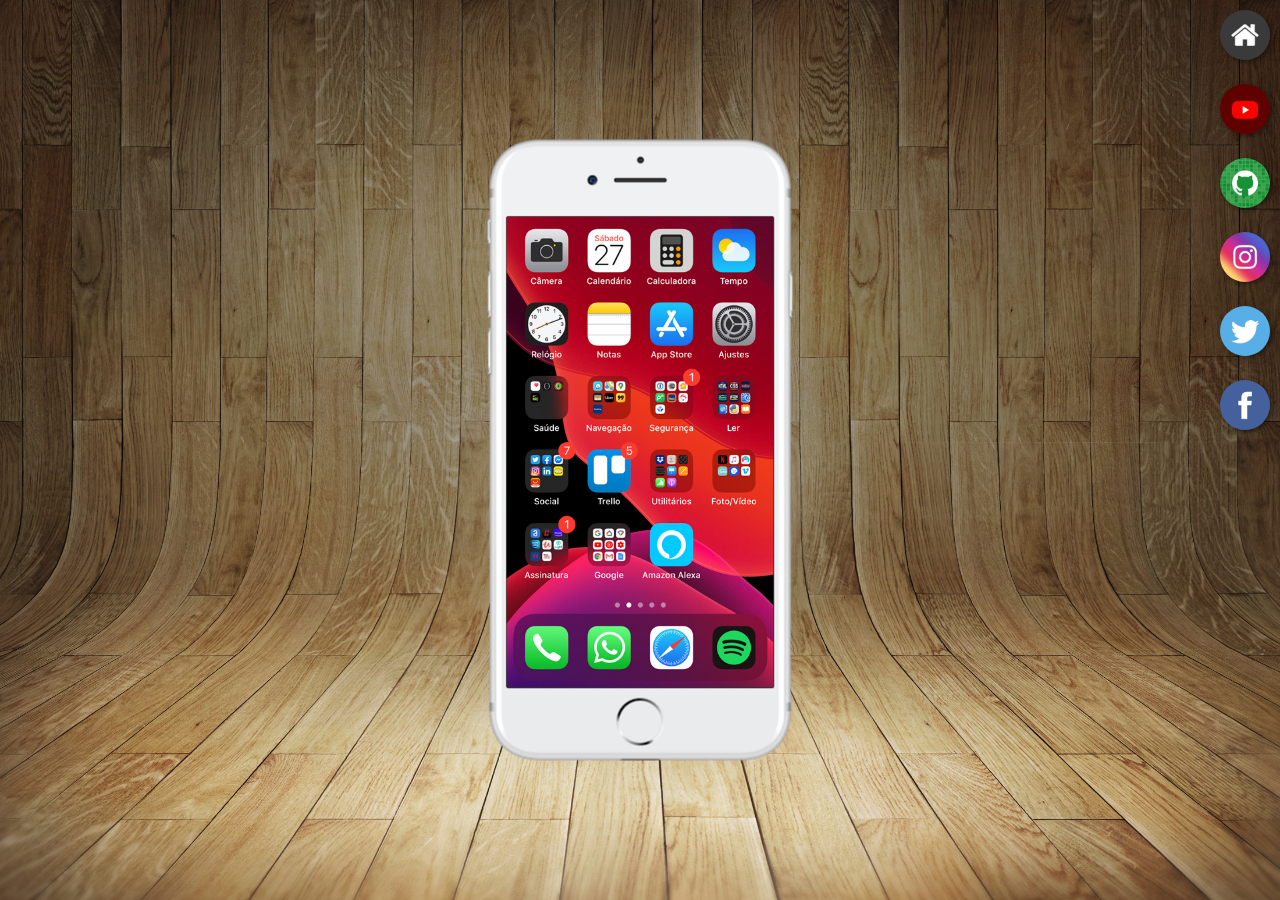
<file: index.html>
<!DOCTYPE html>
<html lang="pt-br">
<head>
    <meta charset="UTF-8">
    <meta http-equiv="X-UA-Compatible" content="IE=edge">
    <meta name="viewport" content="width=device-width, initial-scale=1.0">
    <link rel="shortcut icon" href="favicon.ico" type="image/x-icon">
    <link rel="stylesheet" href="estilos/style.css">
    <title>Projeto Redes Sociais</title>
</head>
<body>
    <main>
        <section id="telefone">
            <iframe src="home.html" frameborder="0" name="tela" id="tela"></iframe>

        </section>
        <section id="redes-sociais">
            <a href="home.html" target="tela"><img src="imagens/logo-home.jpg" alt="home"></a> <br>
            <a href="youtube.html" target="tela"><img src="imagens/logo-youtube.jpg" alt="youtube"></a><br>
            <a href="github.html" target="tela"><img src="imagens/logo-github.jpg" alt="Github"></a><br>
            <a href="instagram.html" target="tela"><img src="imagens/logo-instagram.jpg" alt="instagram"></a><br>
            <a href="twitter.html" target="tela"><img src="imagens/logo-twitter.jpg" alt="twitter"></a><br>
            <a href="facebook.html" target="tela"><img src="imagens/logo-facebook.jpg" alt="facebook"></a><br>
        </section>
    </main>
    
</body>
</html>
</file>
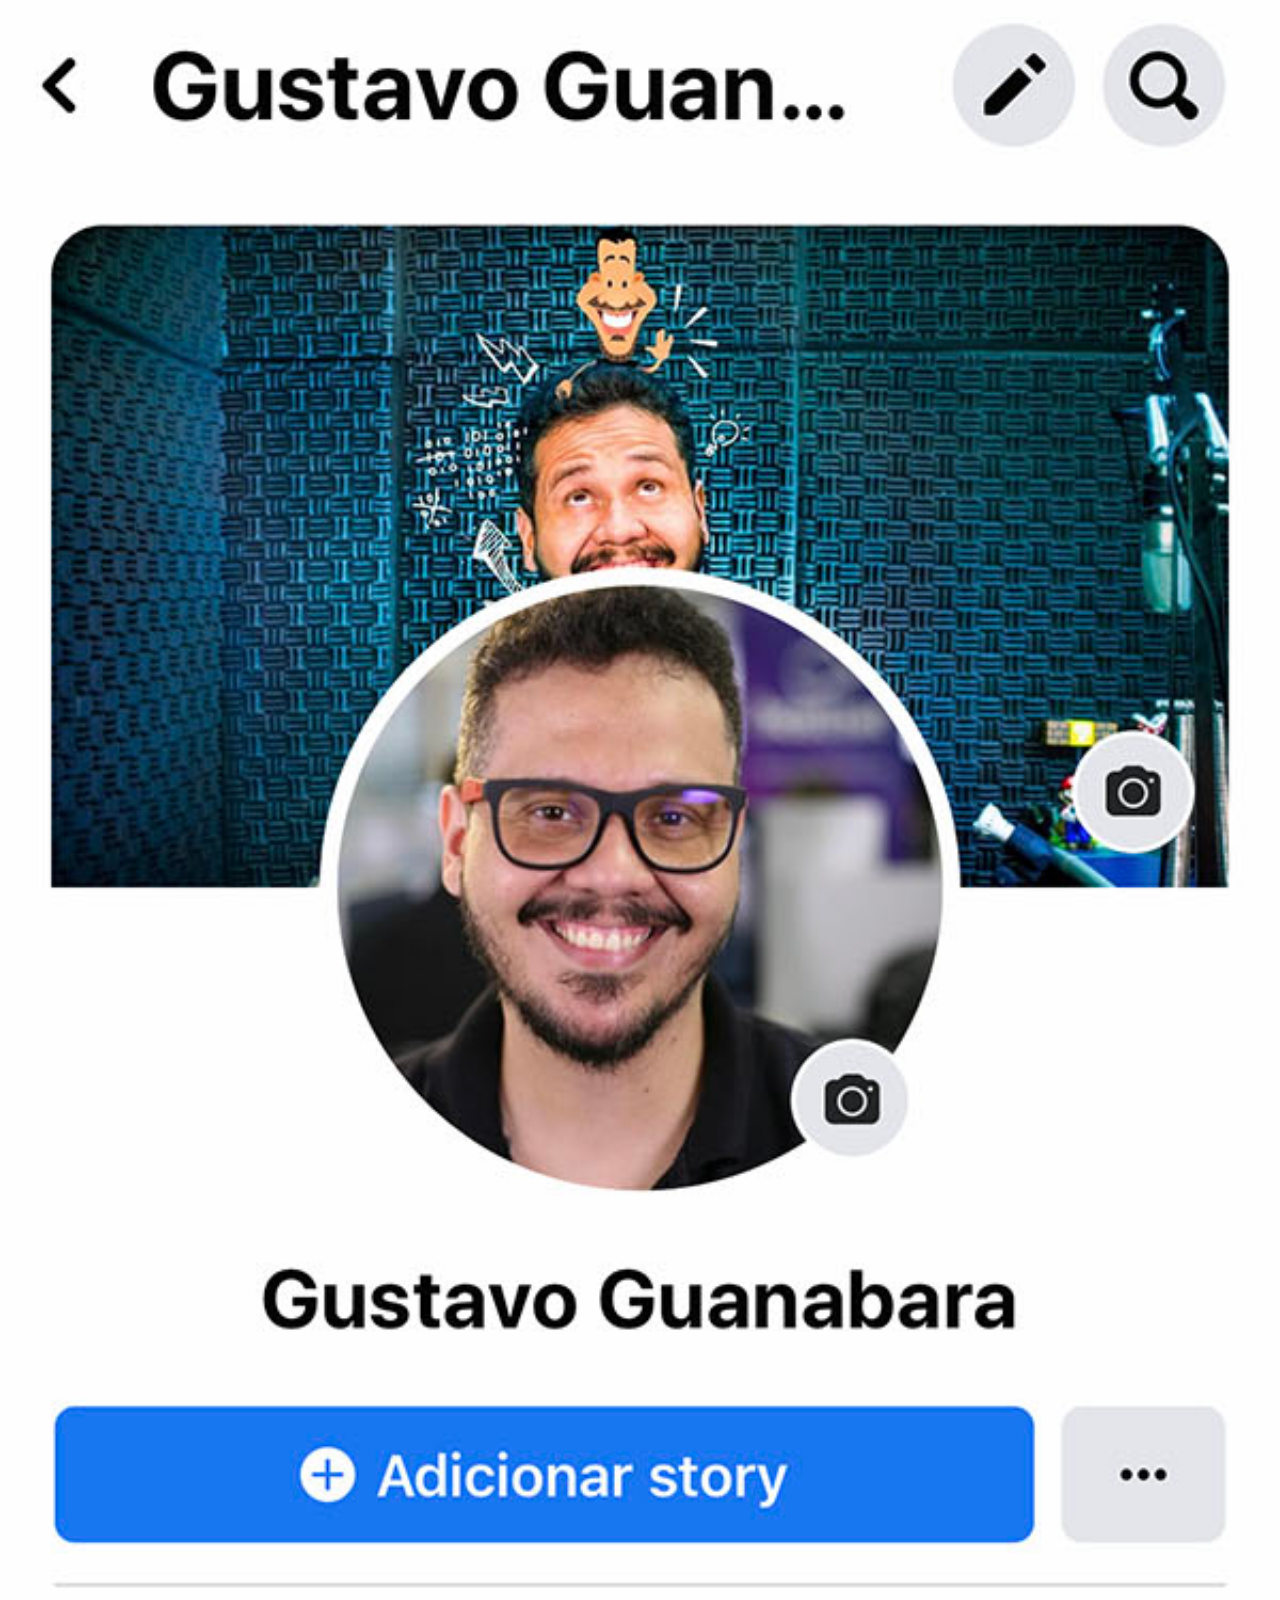
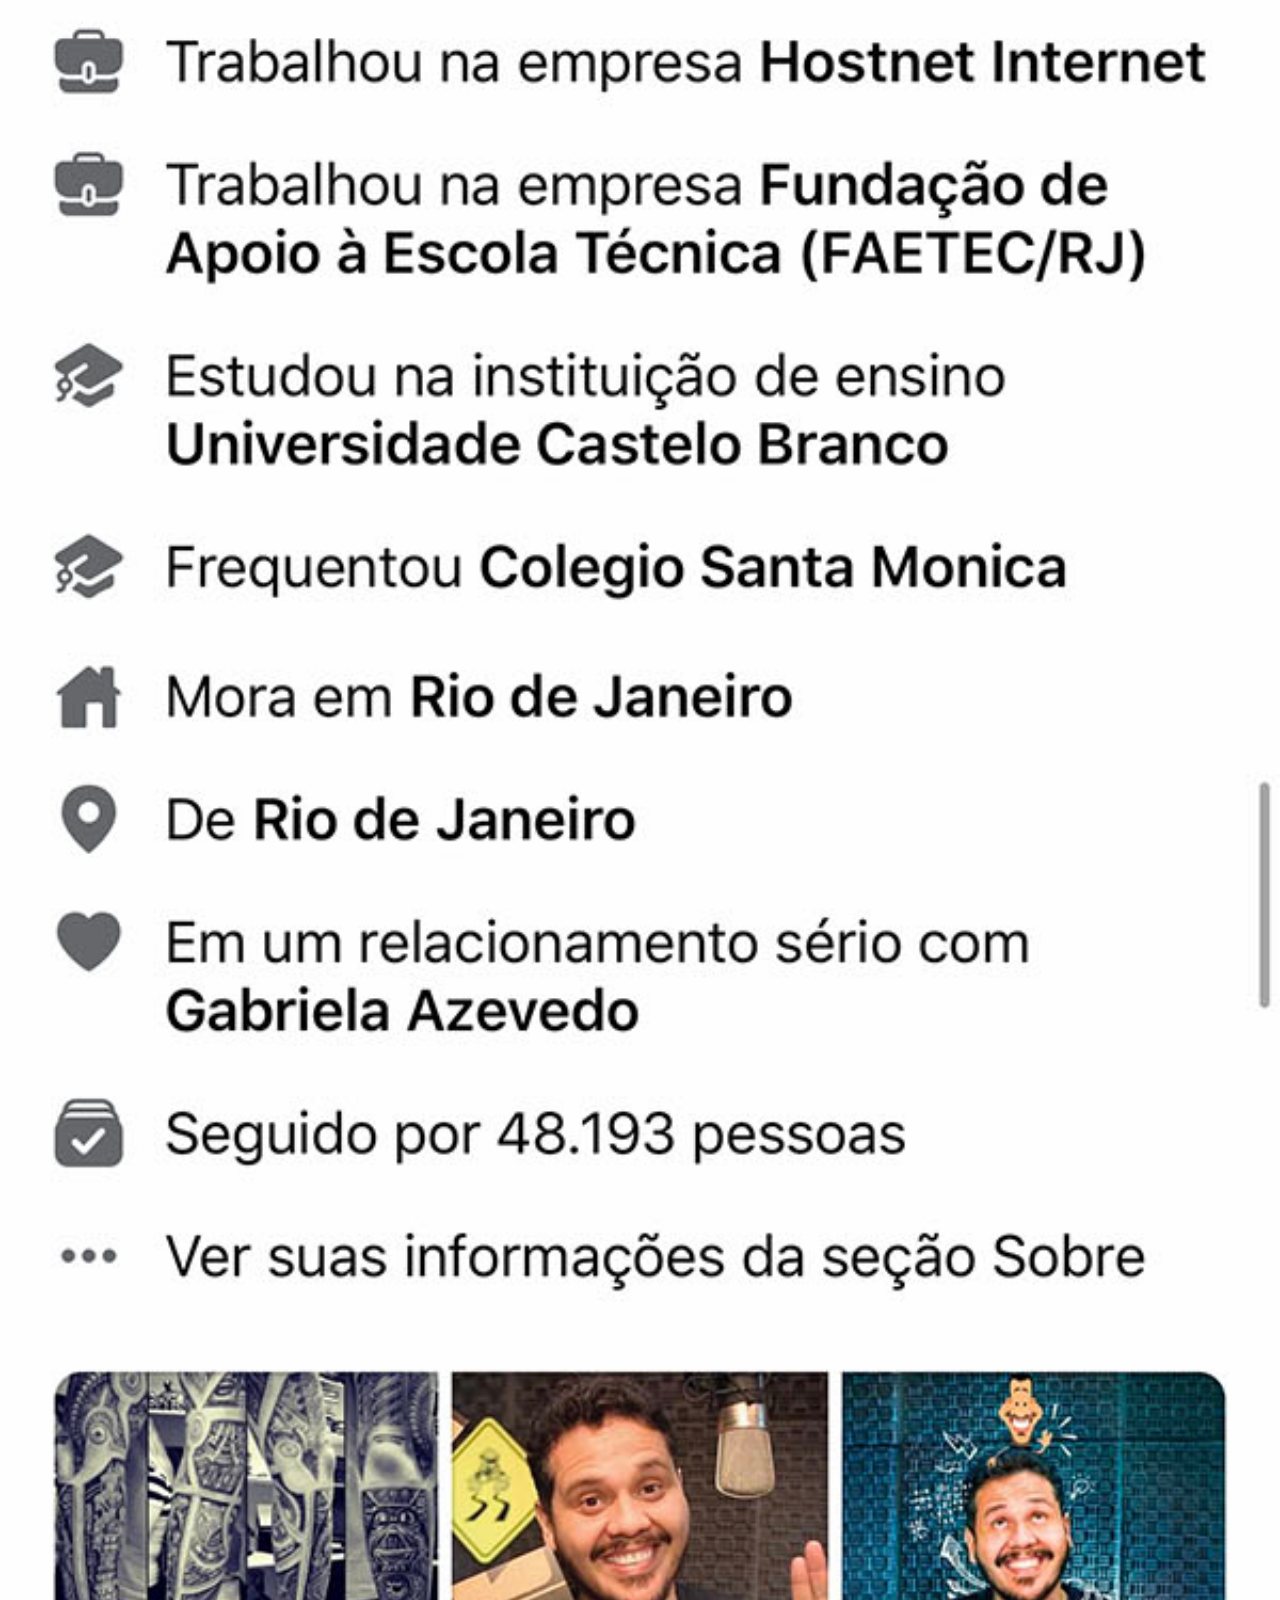
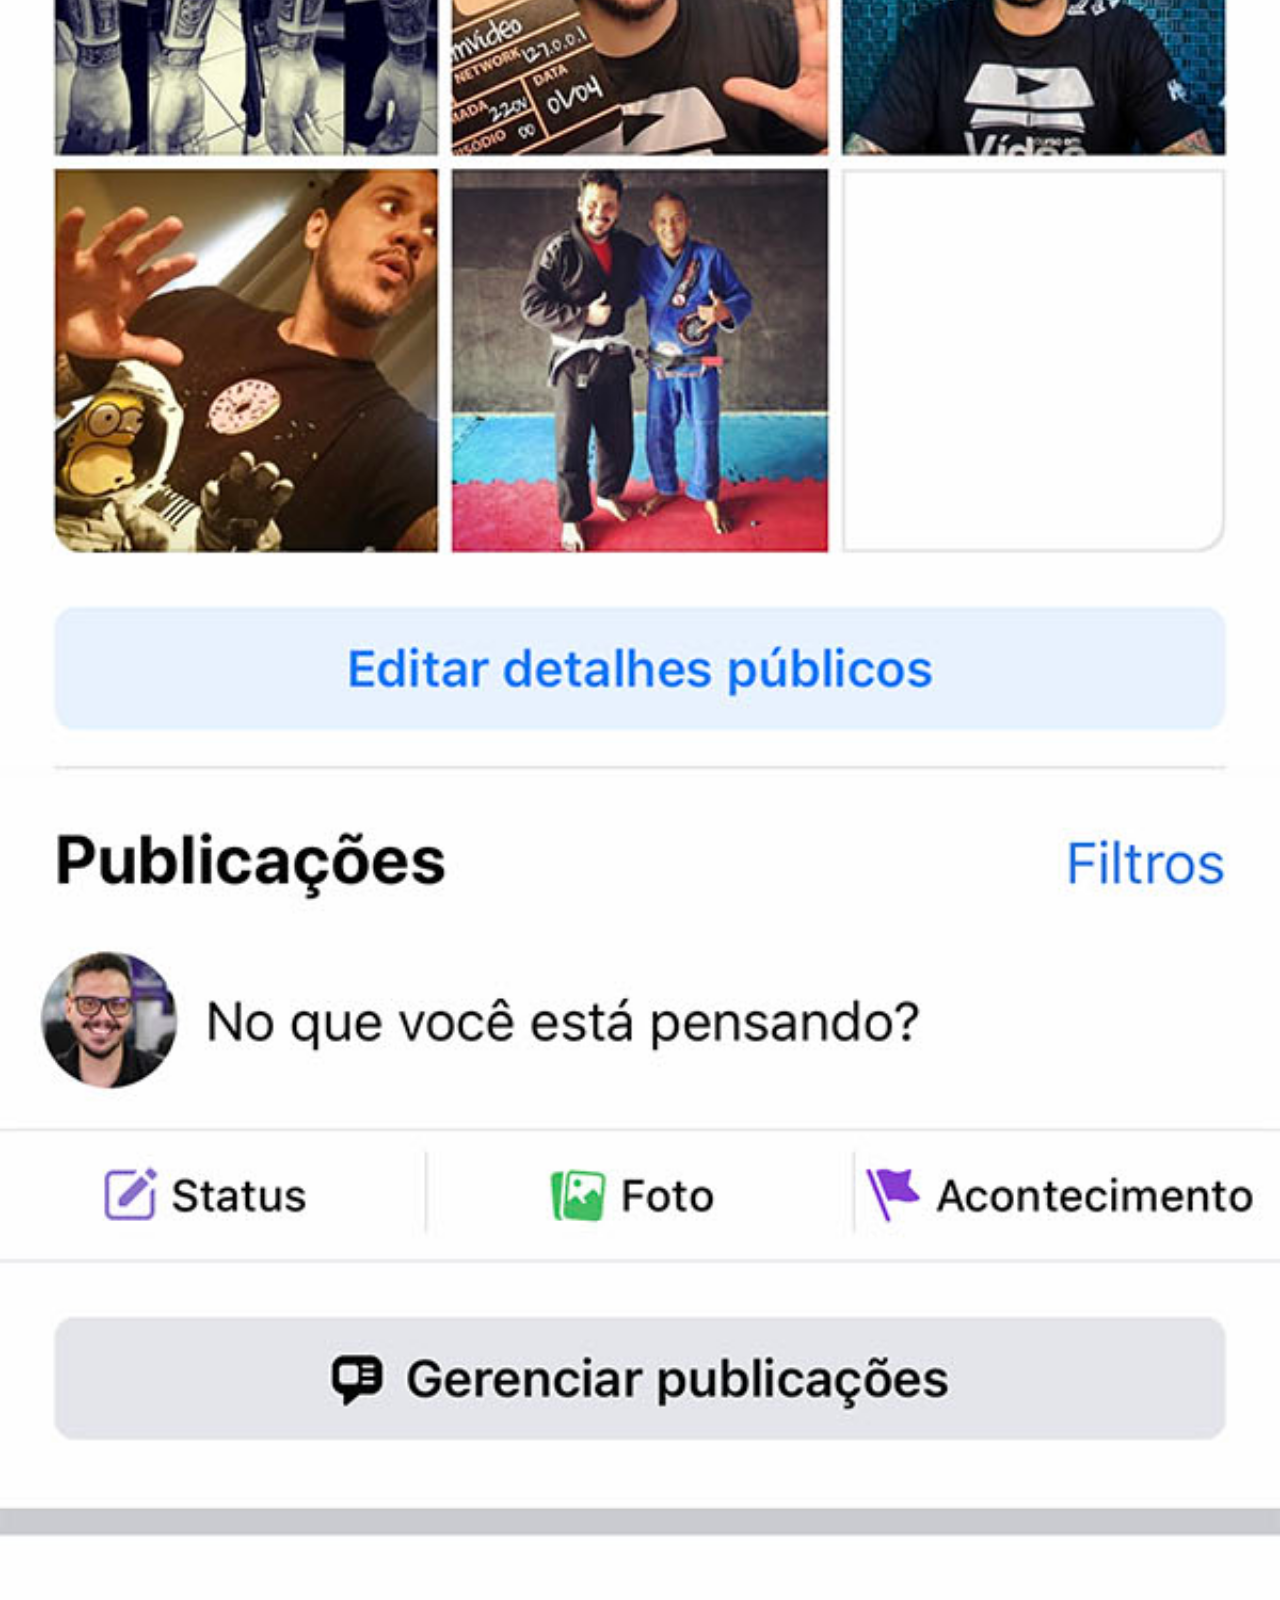
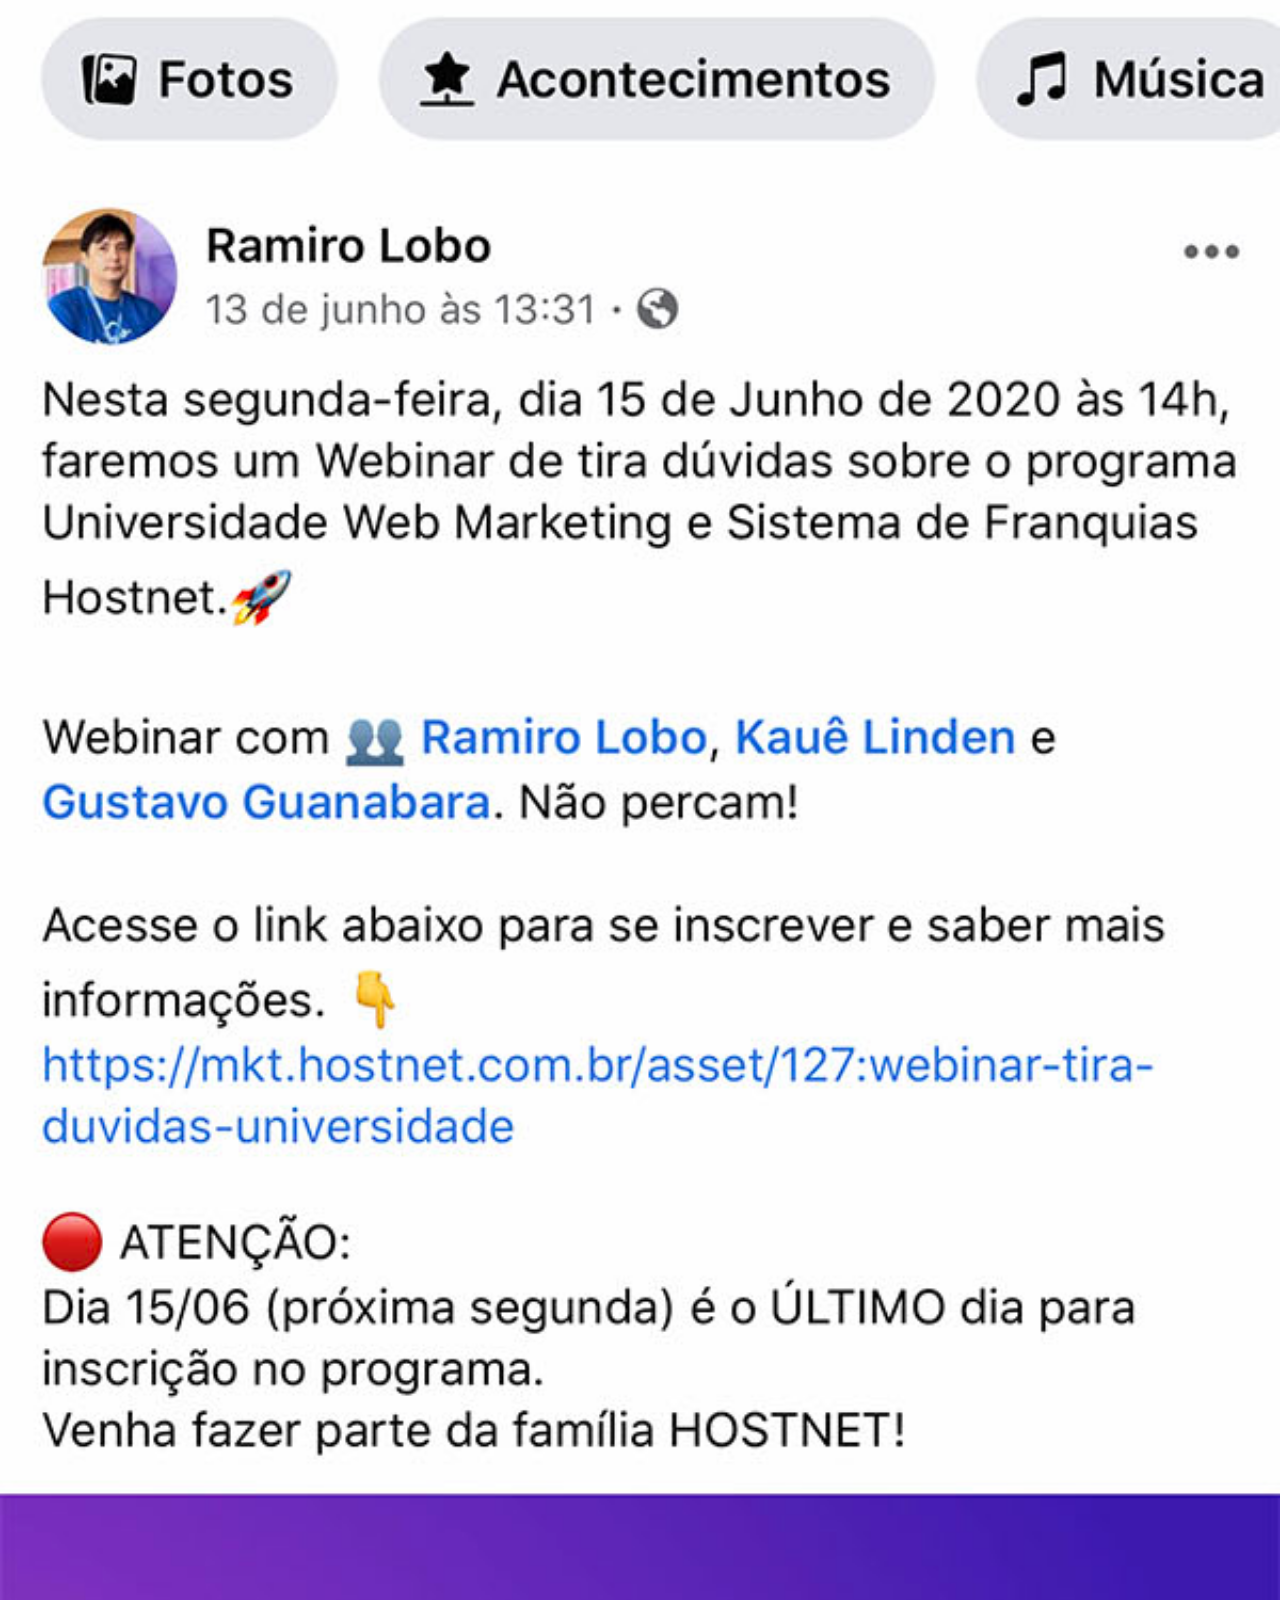
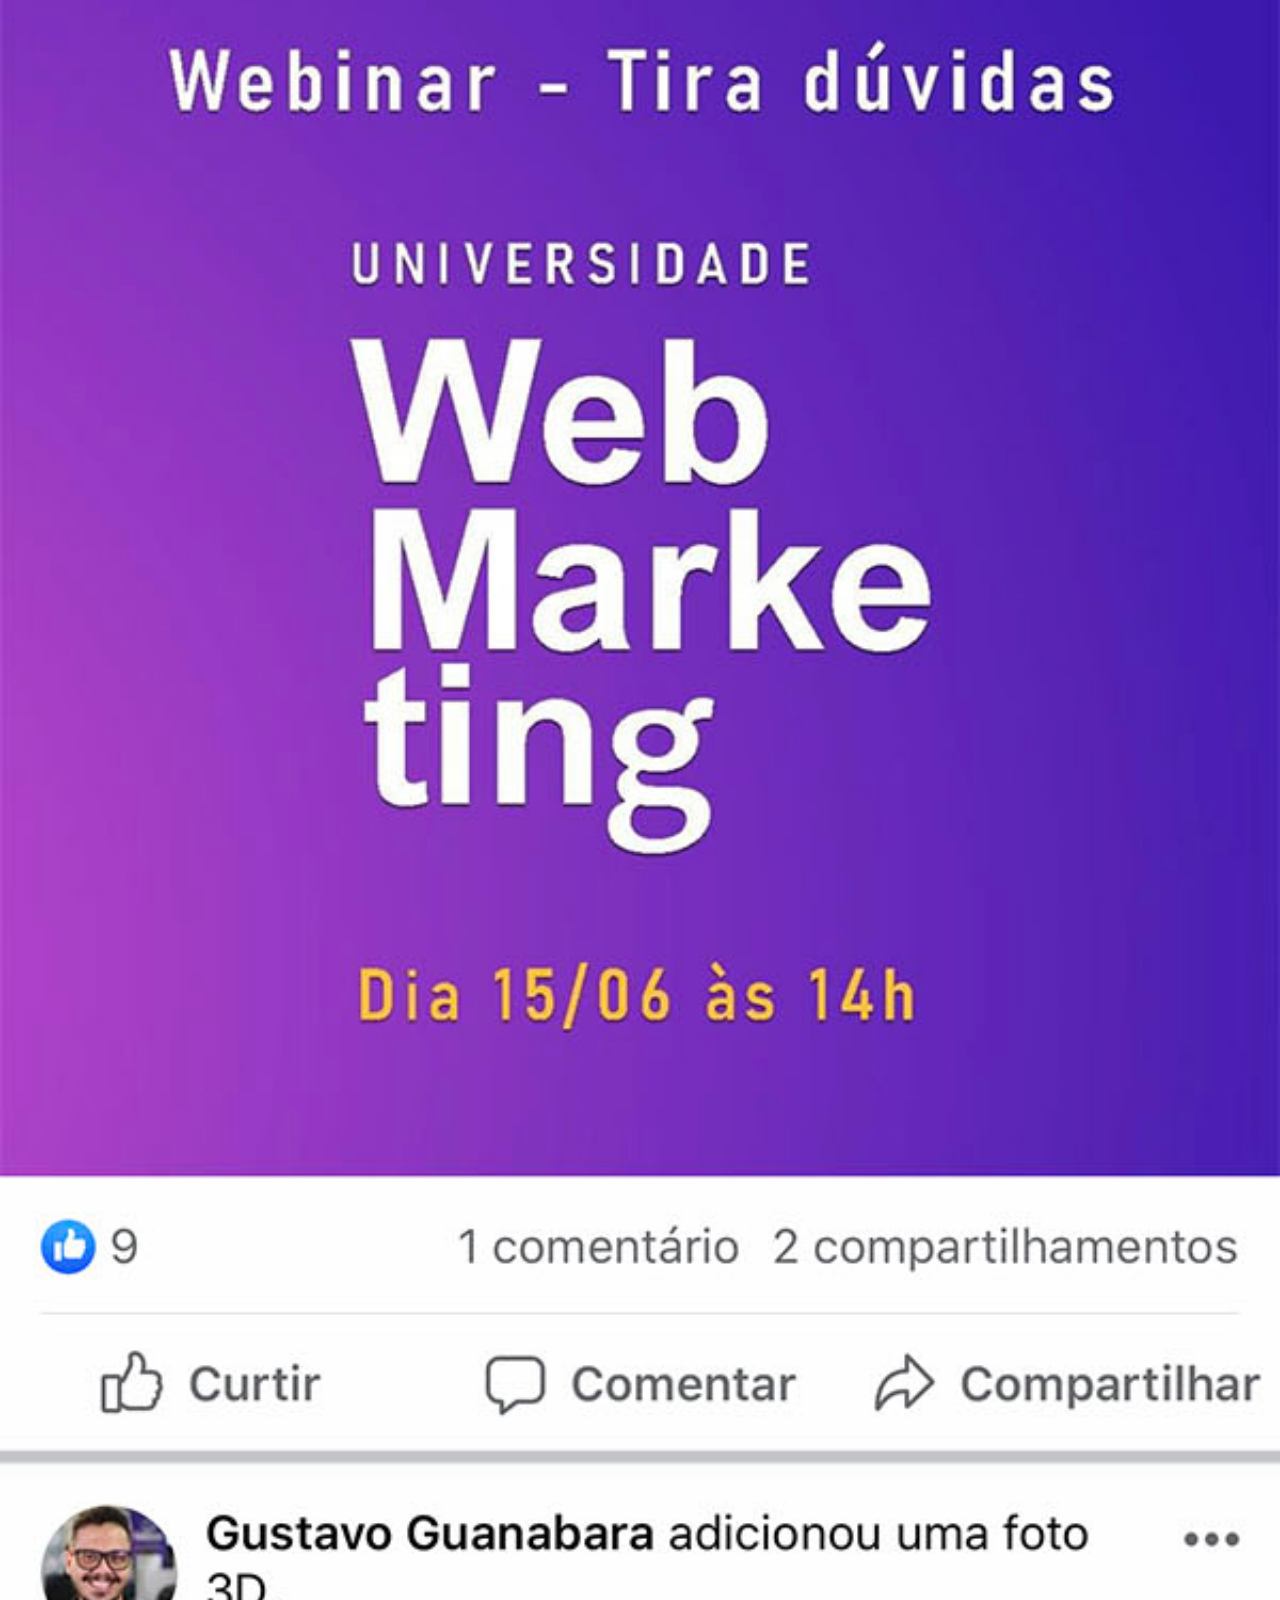
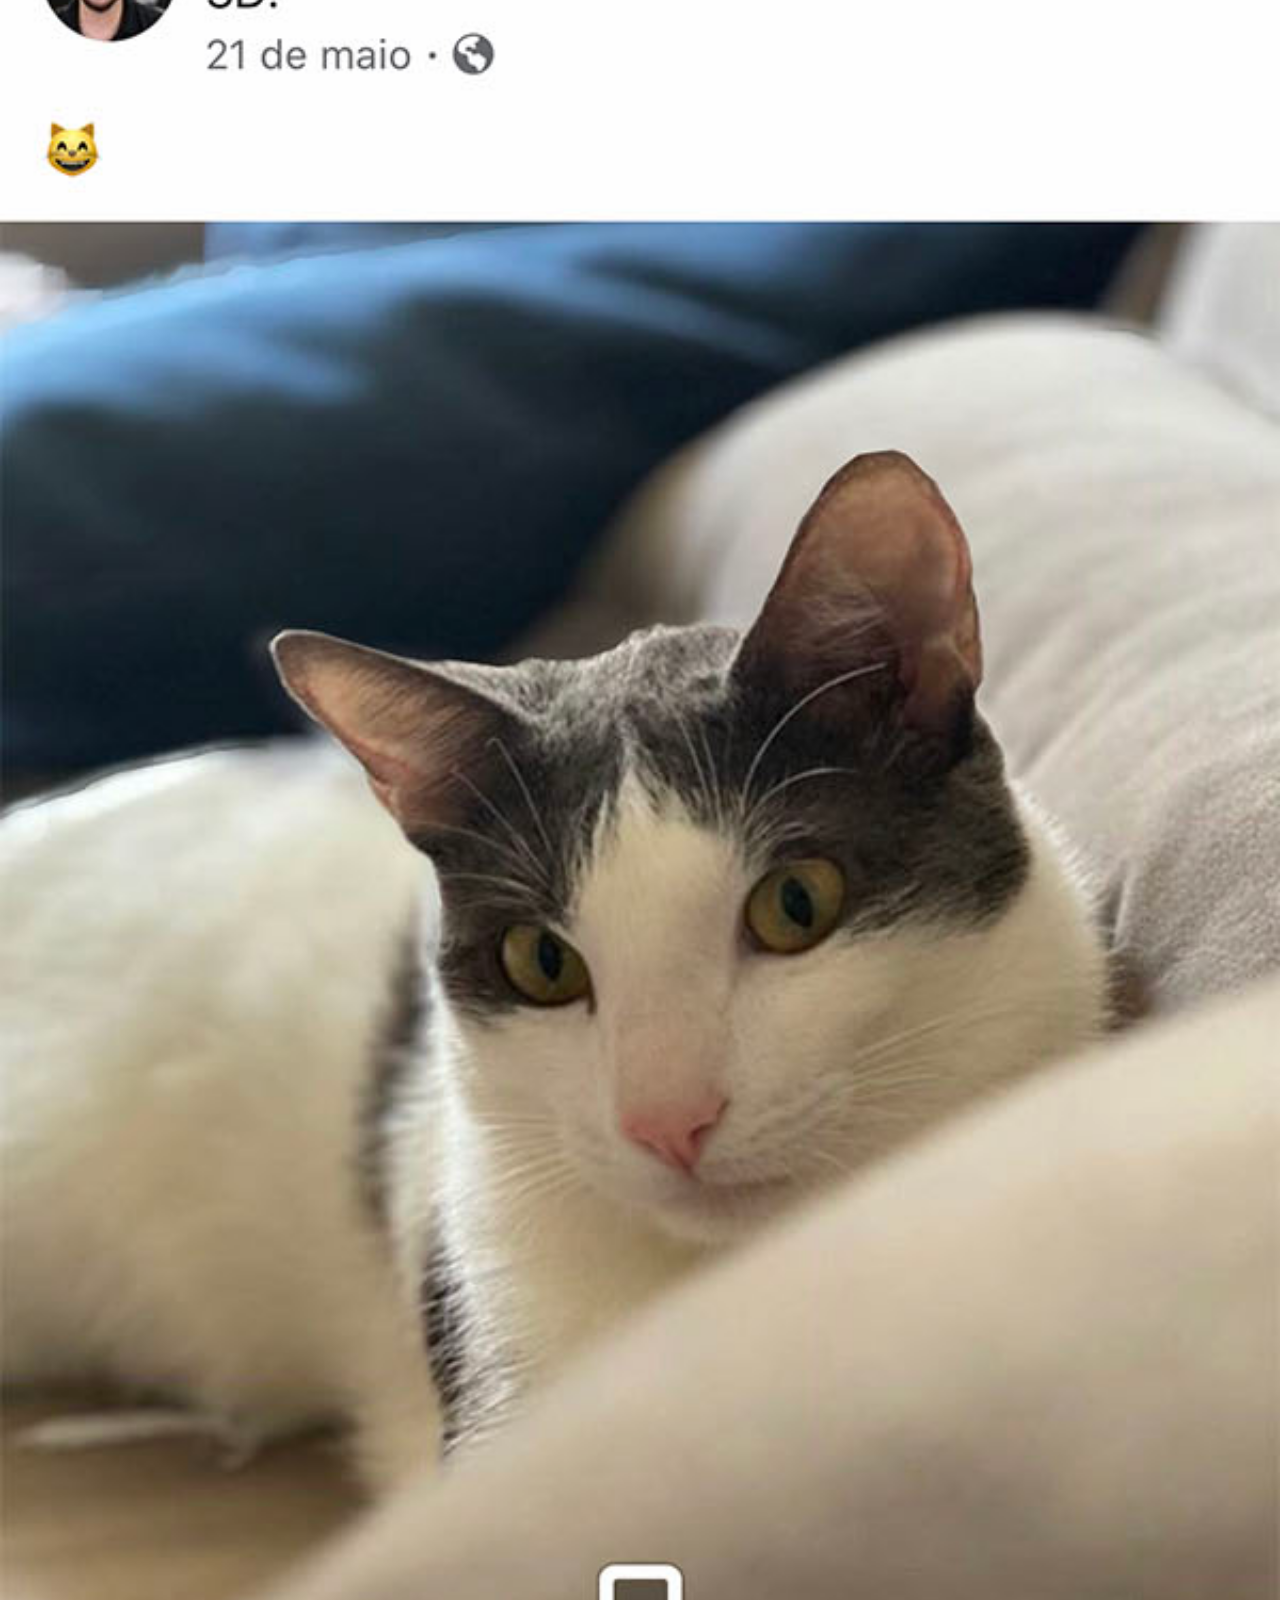
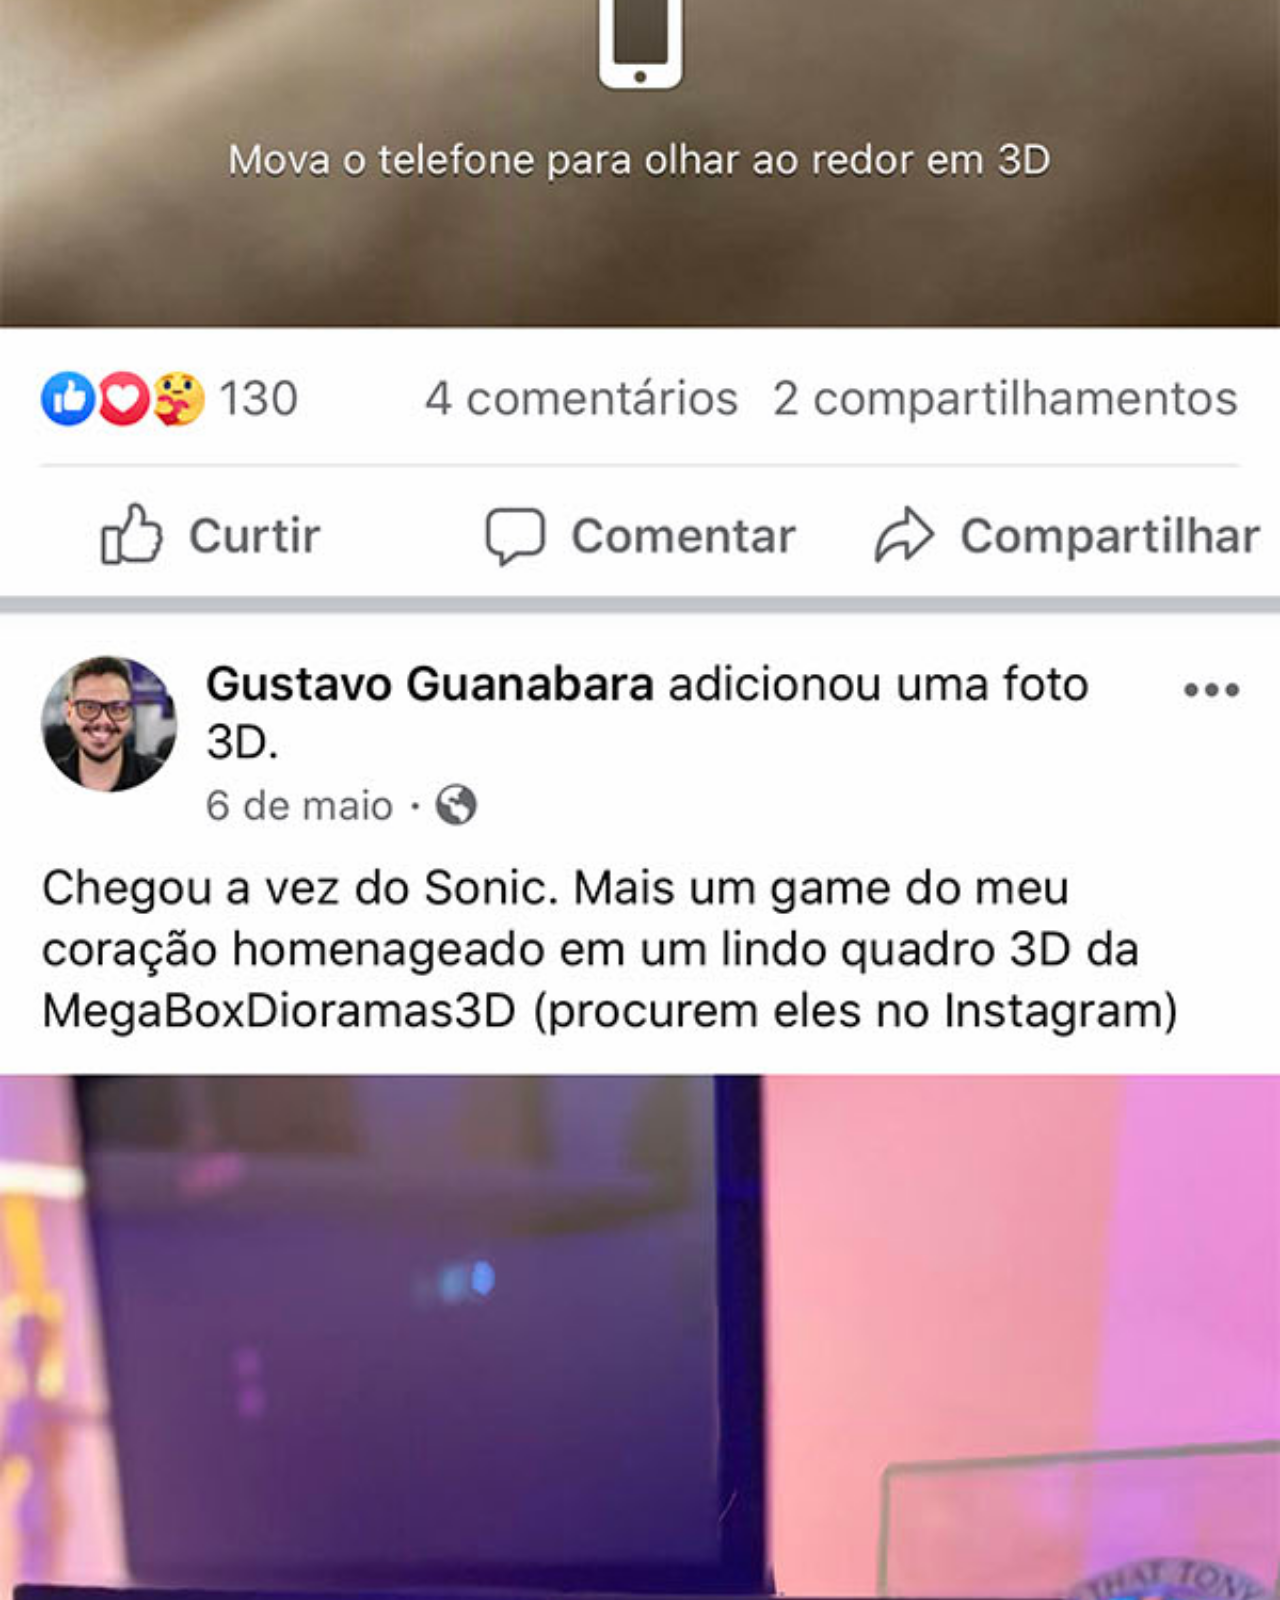
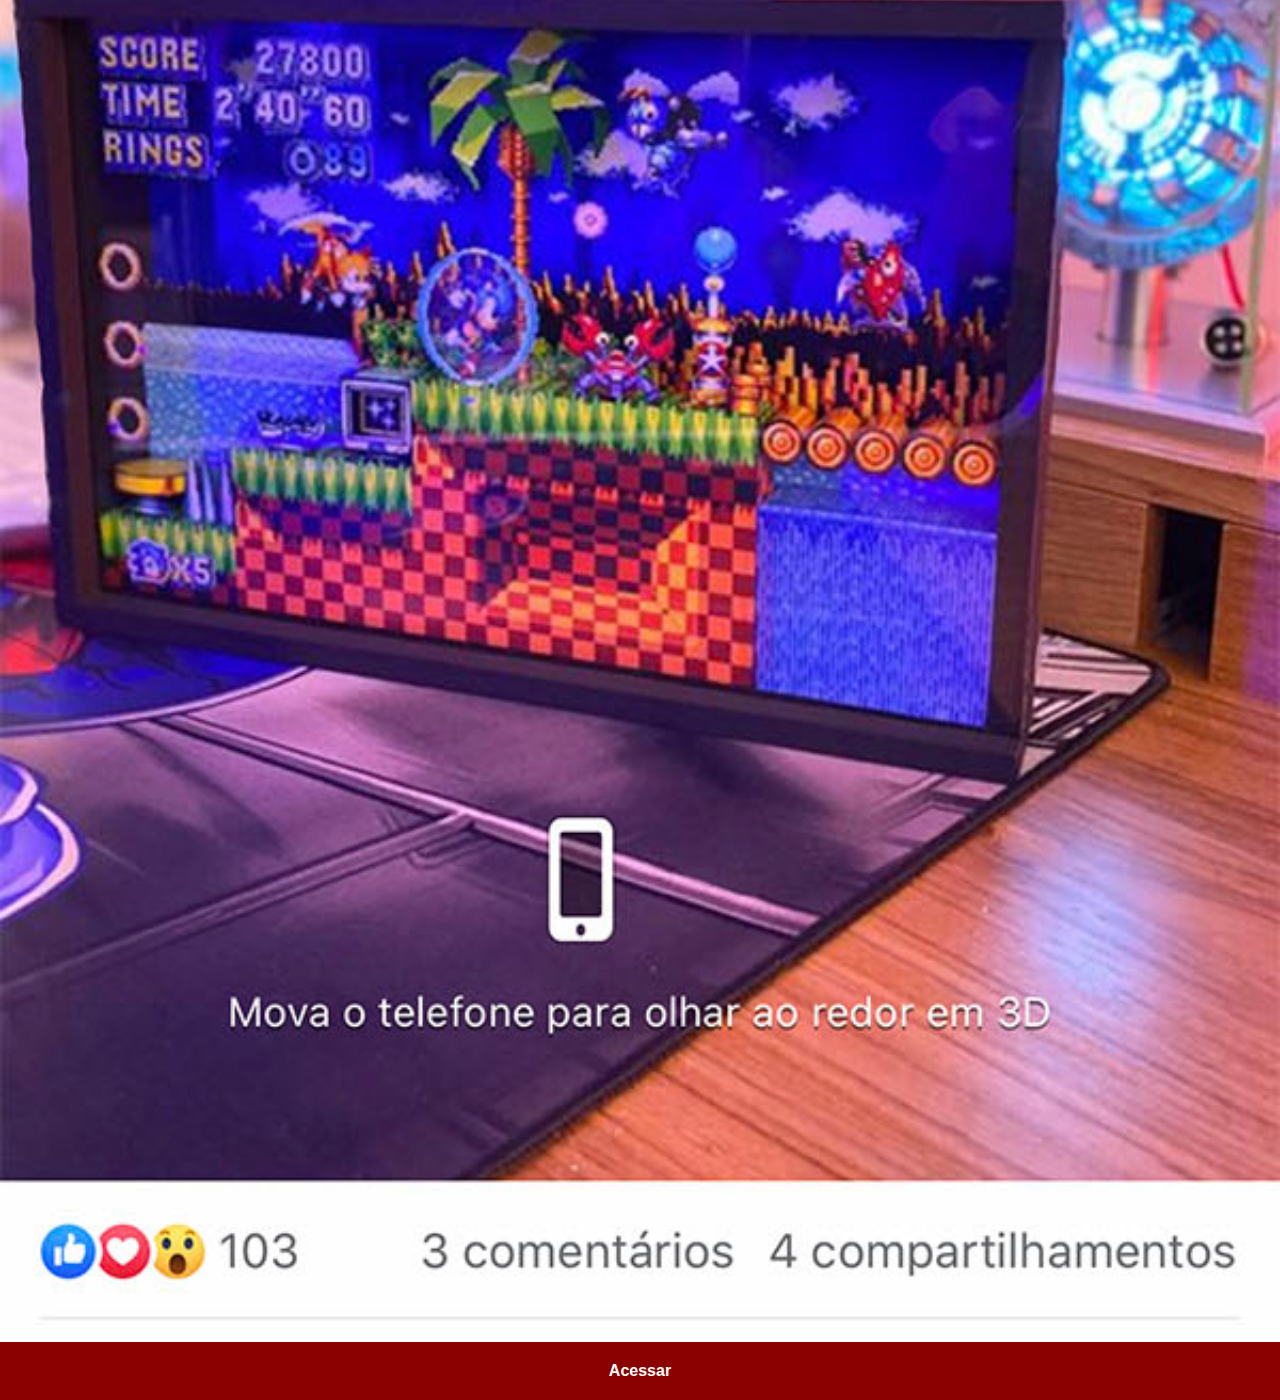
<file: facebook.html>
<!DOCTYPE html>
<html lang="pt-br">
<head>
    <meta charset="UTF-8">
    <meta http-equiv="X-UA-Compatible" content="IE=edge">
    <meta name="viewport" content="width=device-width, initial-scale=1.0">
    <link rel="stylesheet" href="estilos/social.css">
    <title>Facebook</title>
</head>
<body>
    <img src="imagens/tela-facebook.jpg" alt="Facebook">
    <a href="https://www.facebook.com/gustavoguanabara/?locale=pt_BR">Acessar</a>
    
</body>
</html>
</file>
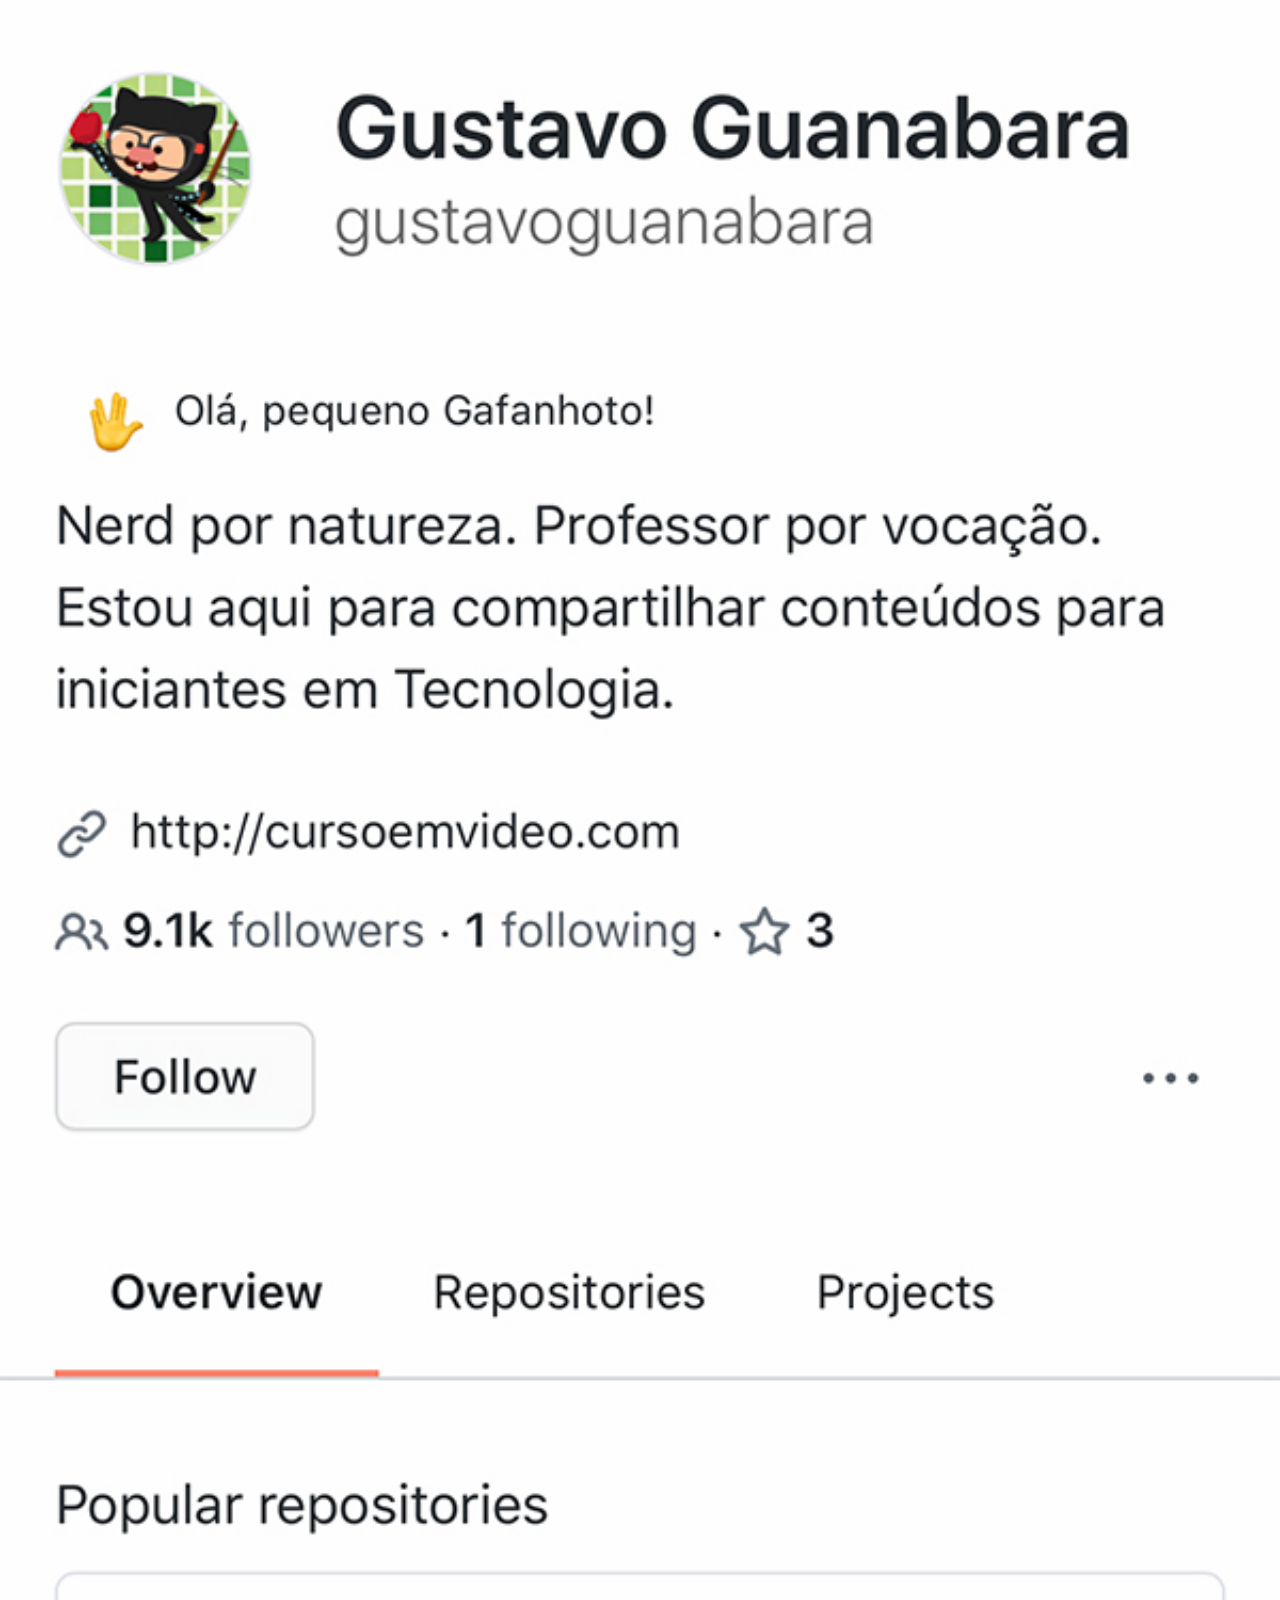
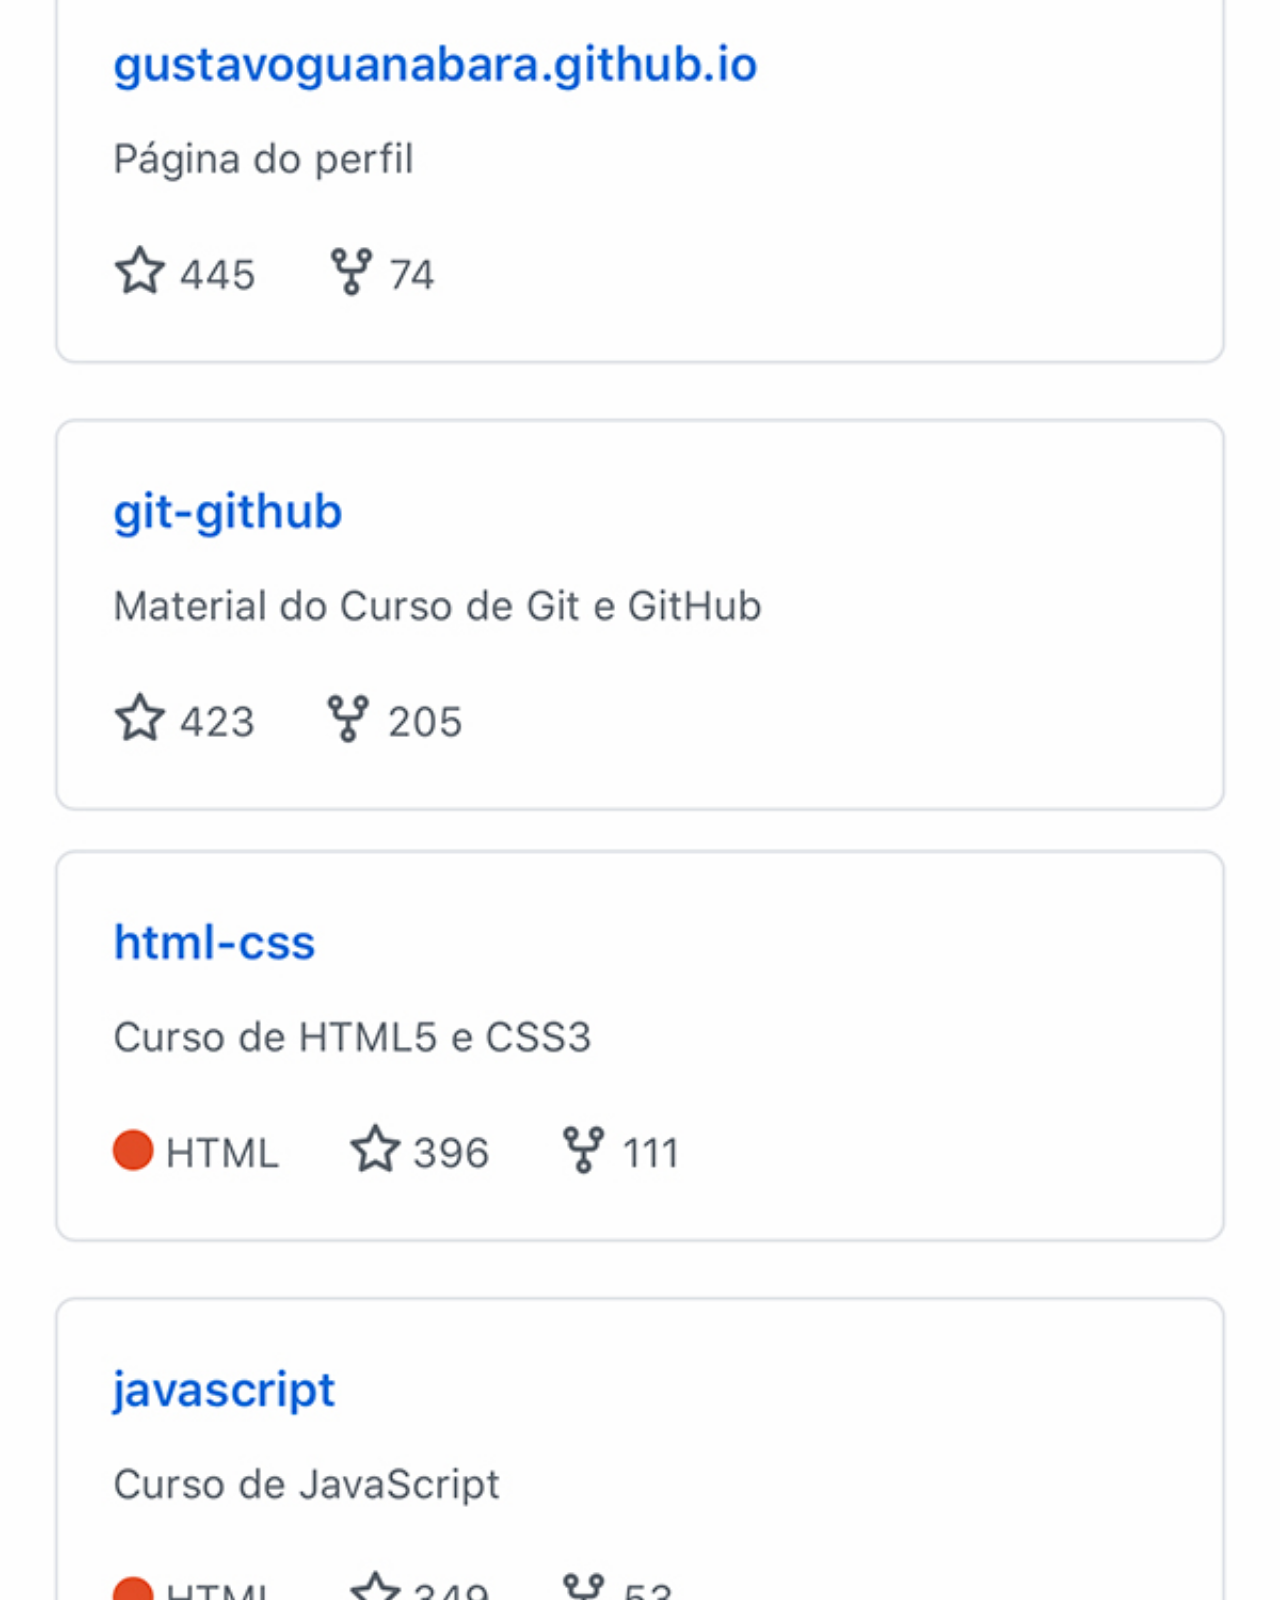
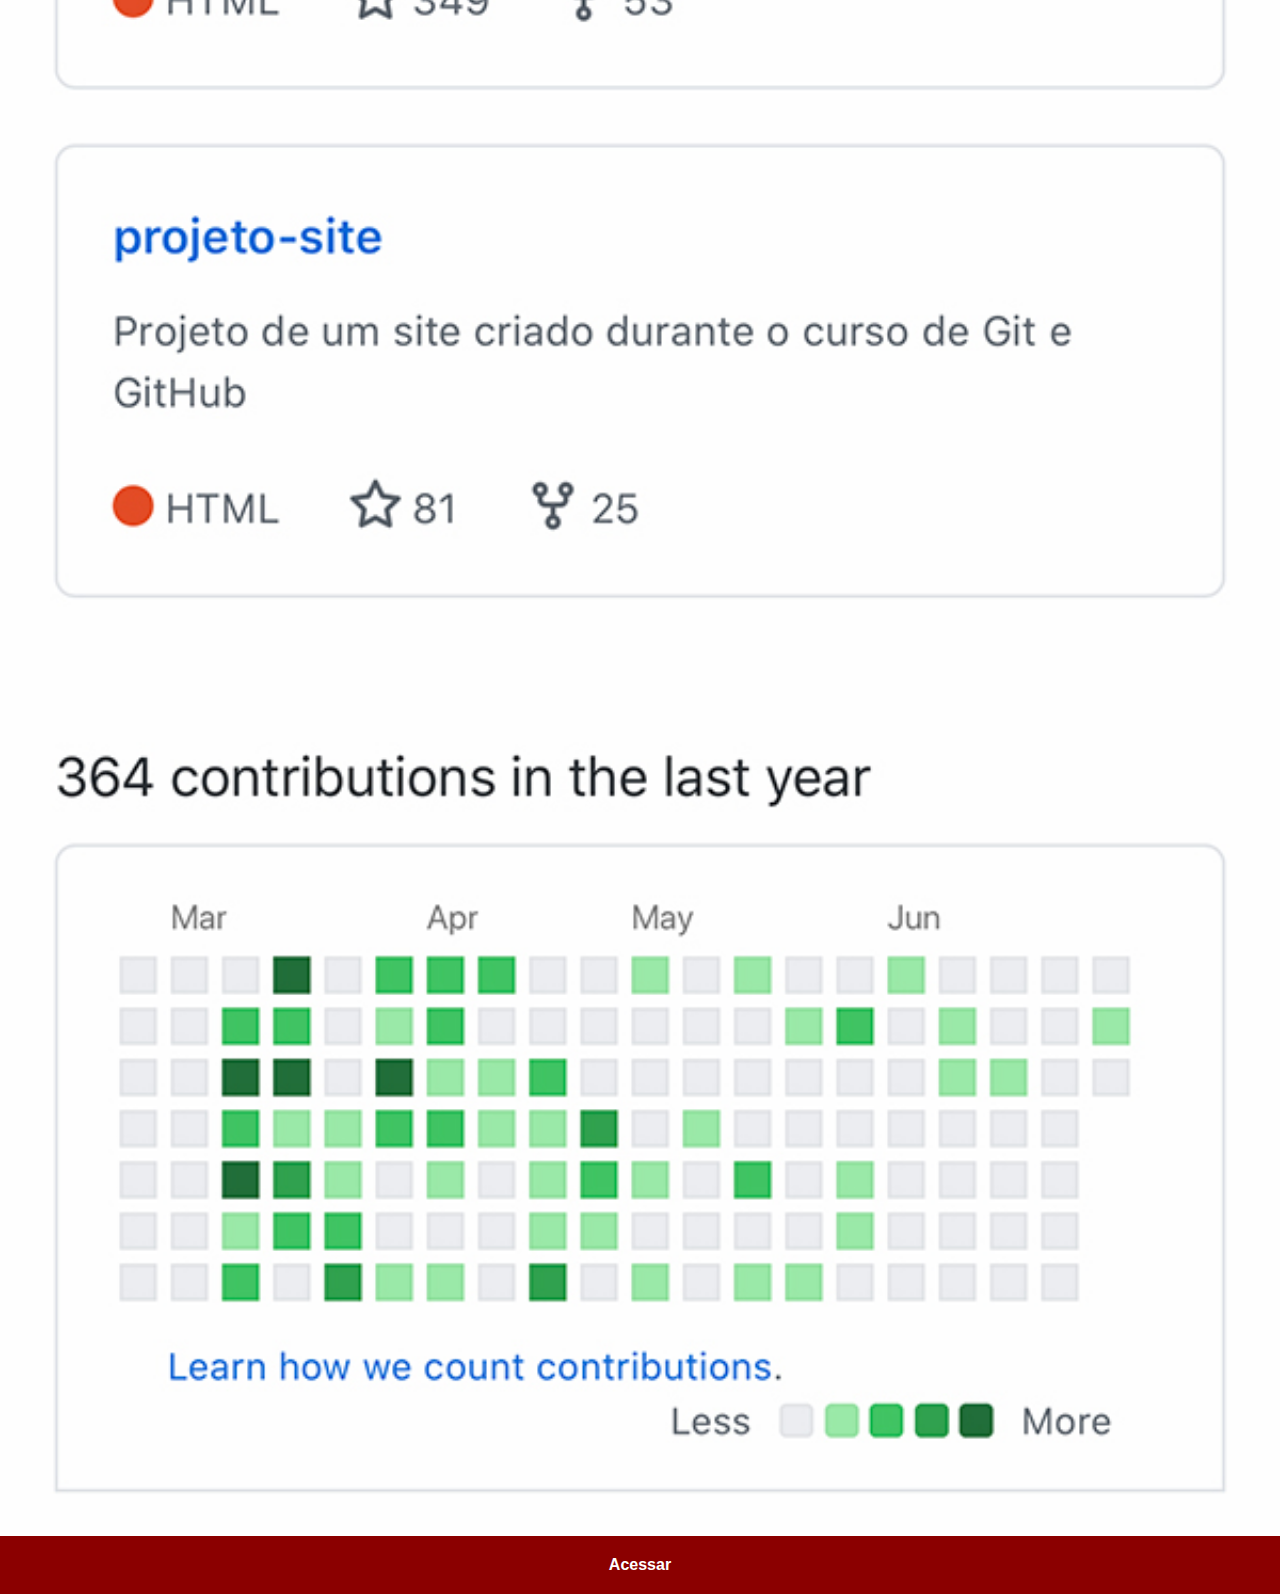
<file: github.html>
<!DOCTYPE html>
<html lang="pt-br">
<head>
    <meta charset="UTF-8">
    <meta http-equiv="X-UA-Compatible" content="IE=edge">
    <meta name="viewport" content="width=device-width, initial-scale=1.0">
    <link rel="stylesheet" href="estilos/social.css">
    <title>Github</title>
</head>
<body>
    <img src="imagens/tela-github.jpg" alt="Github">
    <a href="https://github.com/Raphael-Machado-Silva" target="_blank">Acessar</a>
</body>
</html>
</file>
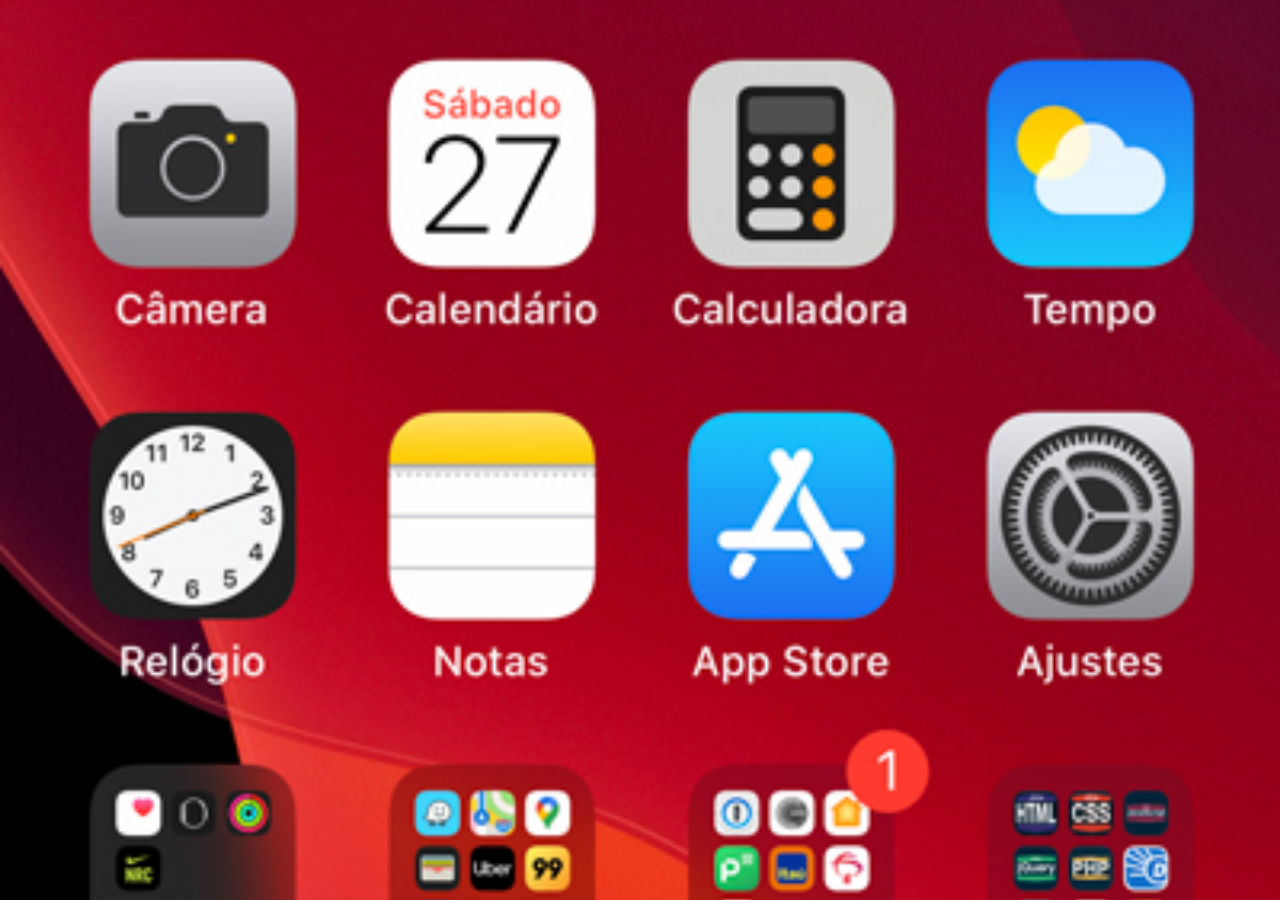
<file: home.html>
<!DOCTYPE html>
<html lang="pt-br">
<head>
    <meta charset="UTF-8">
    <meta http-equiv="X-UA-Compatible" content="IE=edge">
    <meta name="viewport" content="width=device-width, initial-scale=1.0">
    <title>Home</title>
    <style>
        *{
            margin: 0;
            padding: 0;
        }
        body{
            width: 100vw;
            height: 100vh;
            background: black url('imagens/tela-home.jpg') no-repeat top center;
            background-size: cover;  /*AO USAR O COVER ELE SE ADAPTA AO TAMANHO JÁ PRÉ ESTABELECIDO NO CSS */
        }
    </style>
</head>
<body>
    
</body>
</html>
</file>
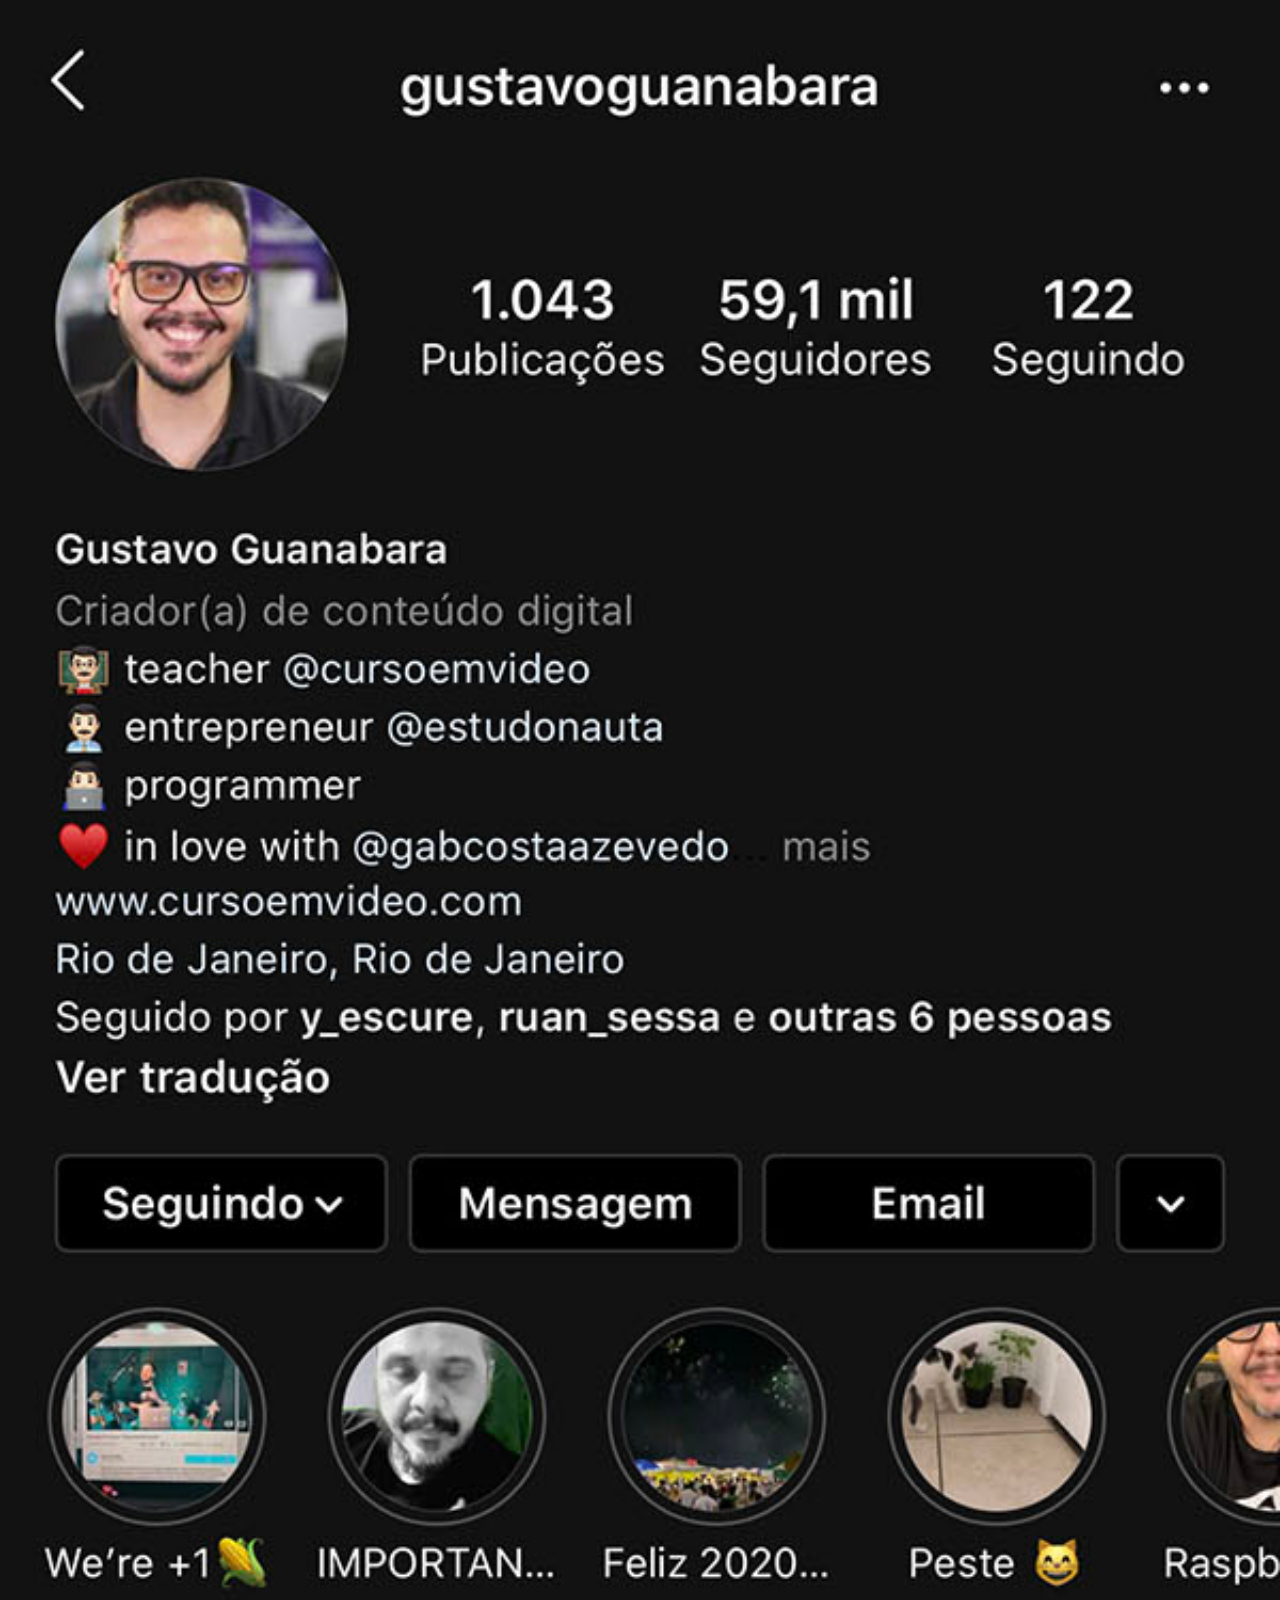
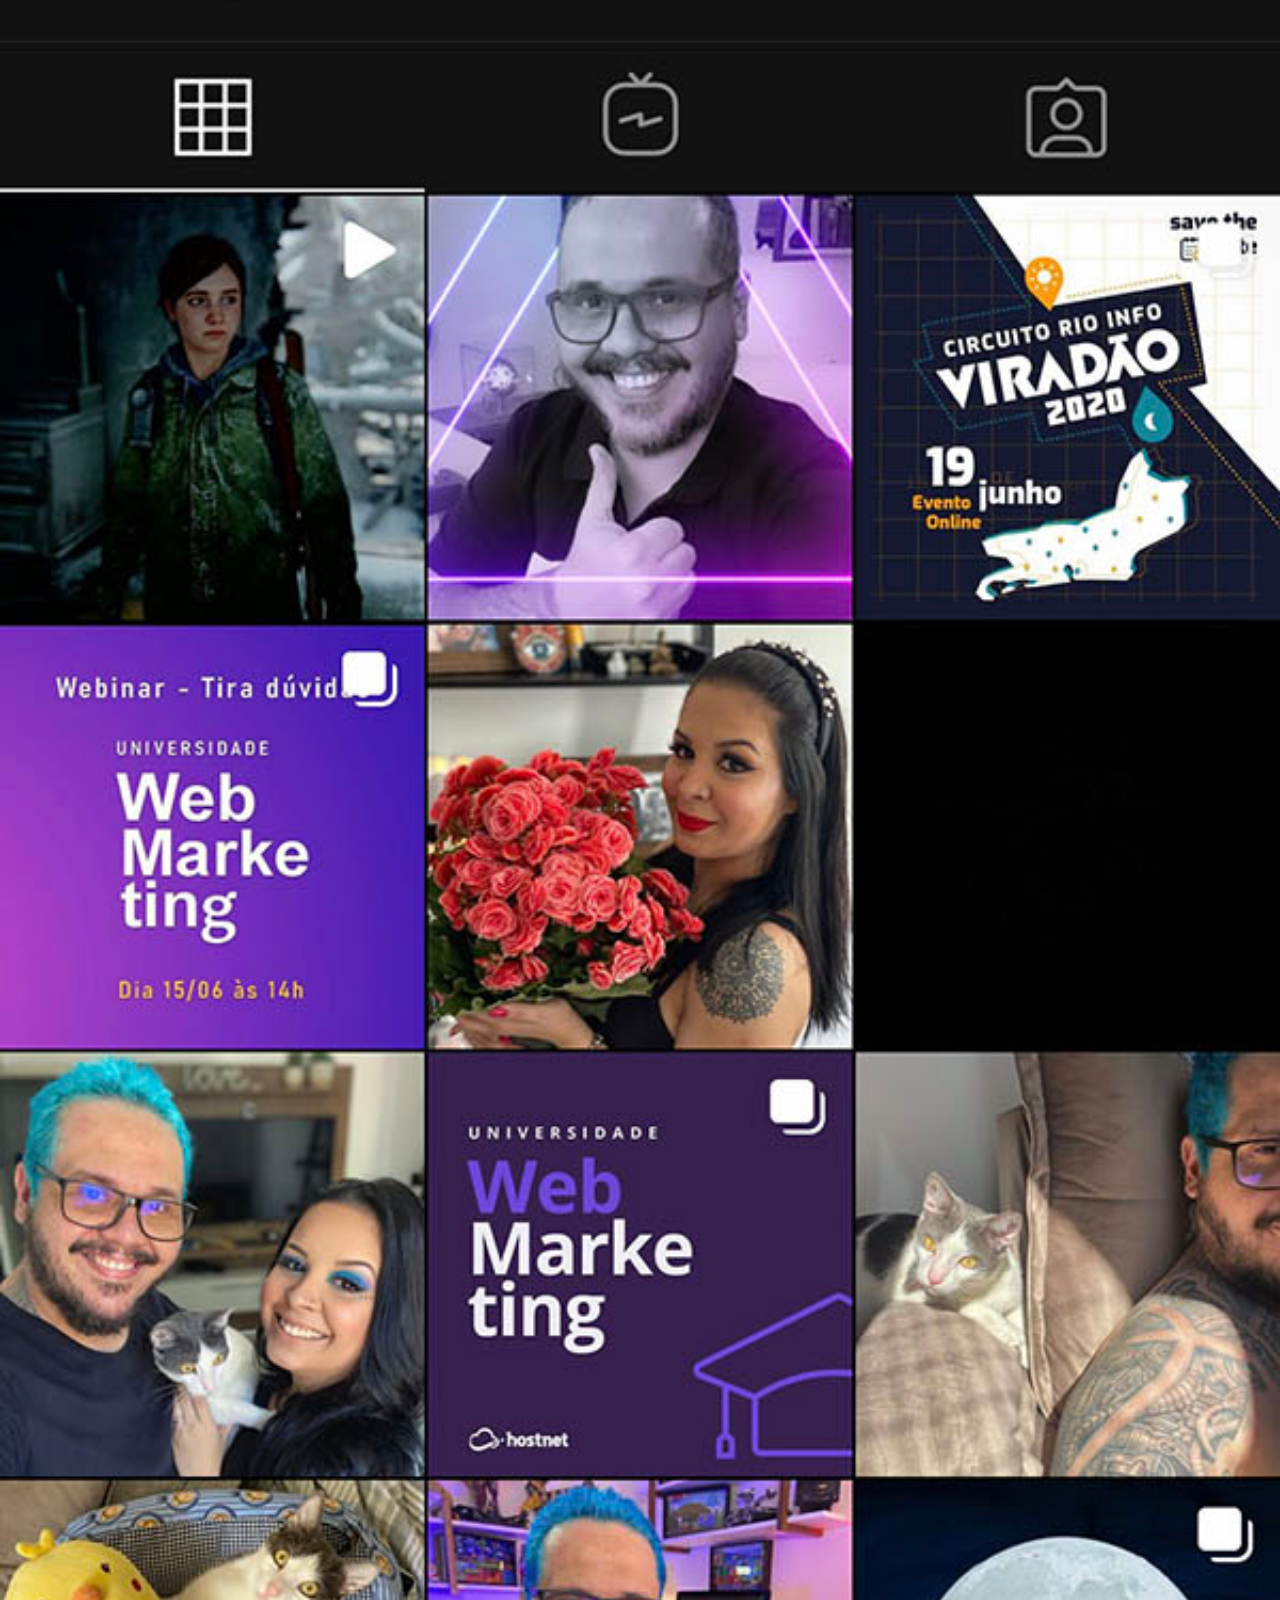
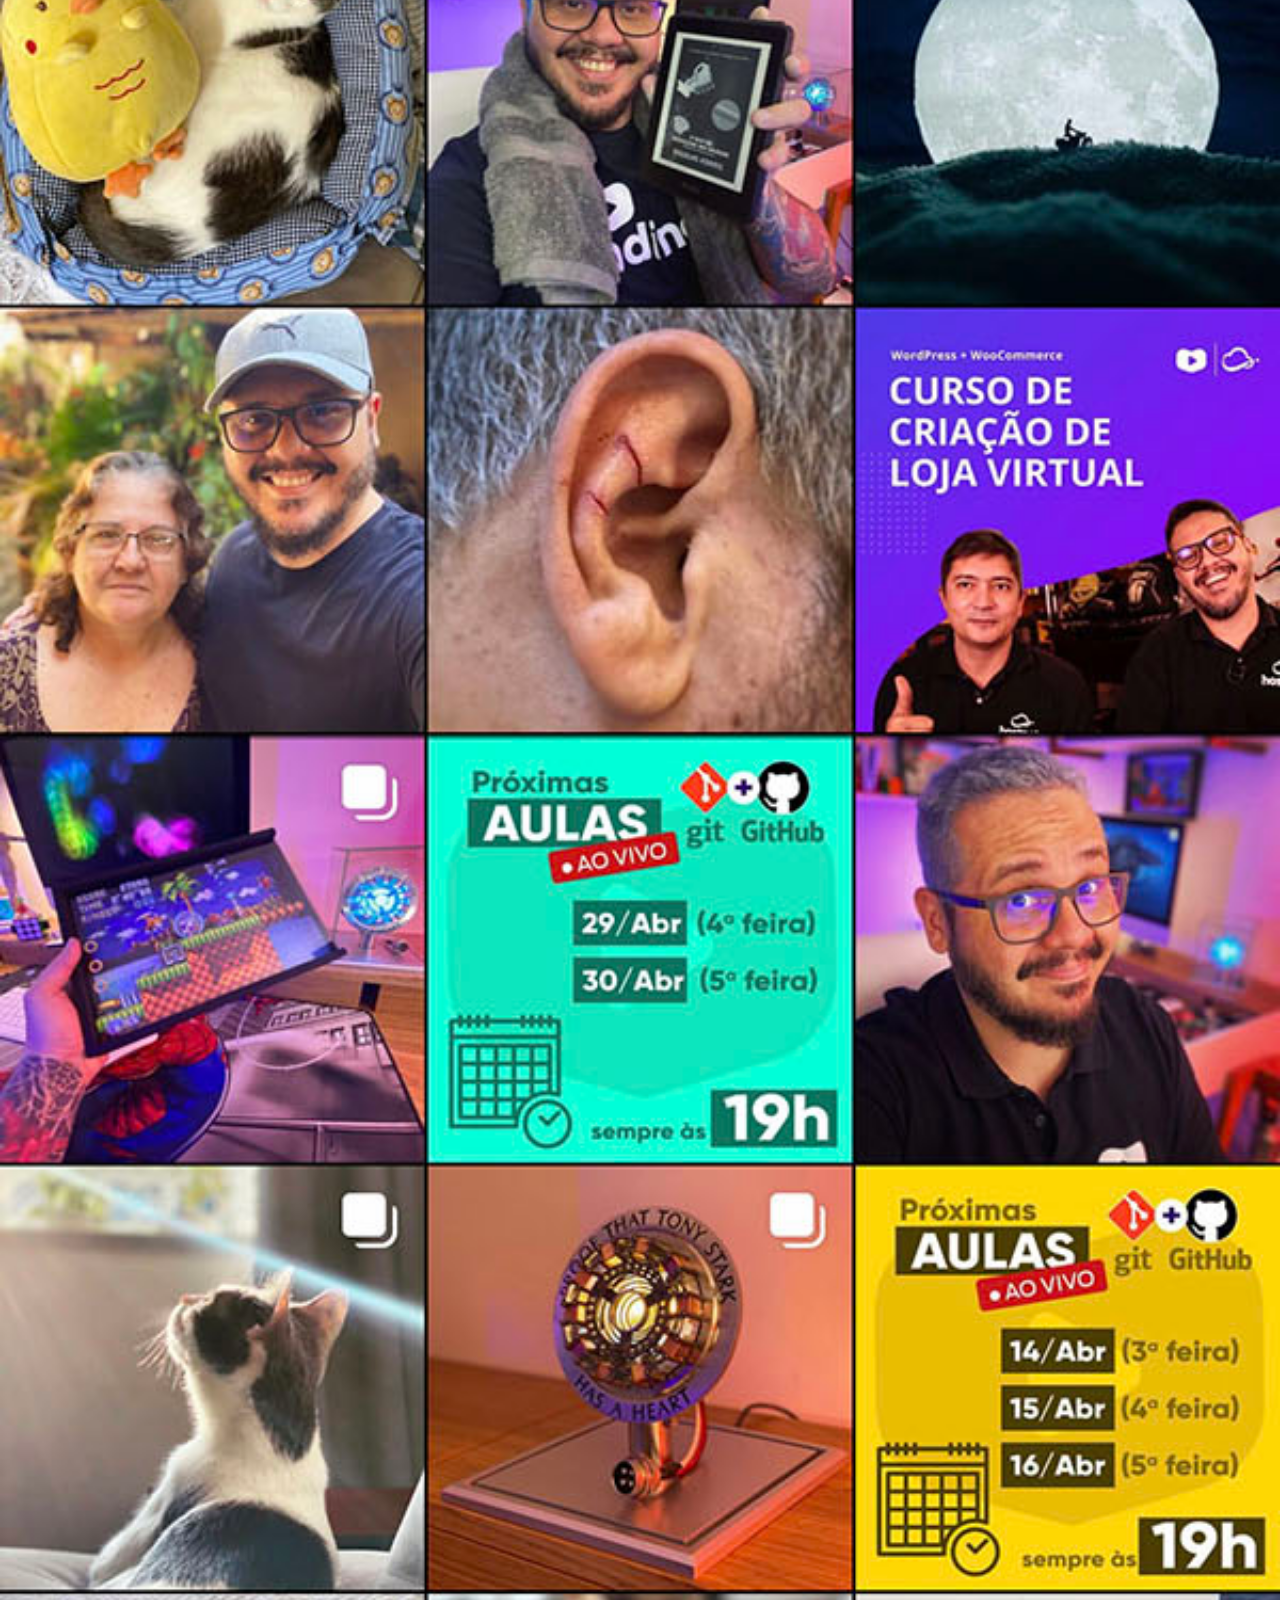
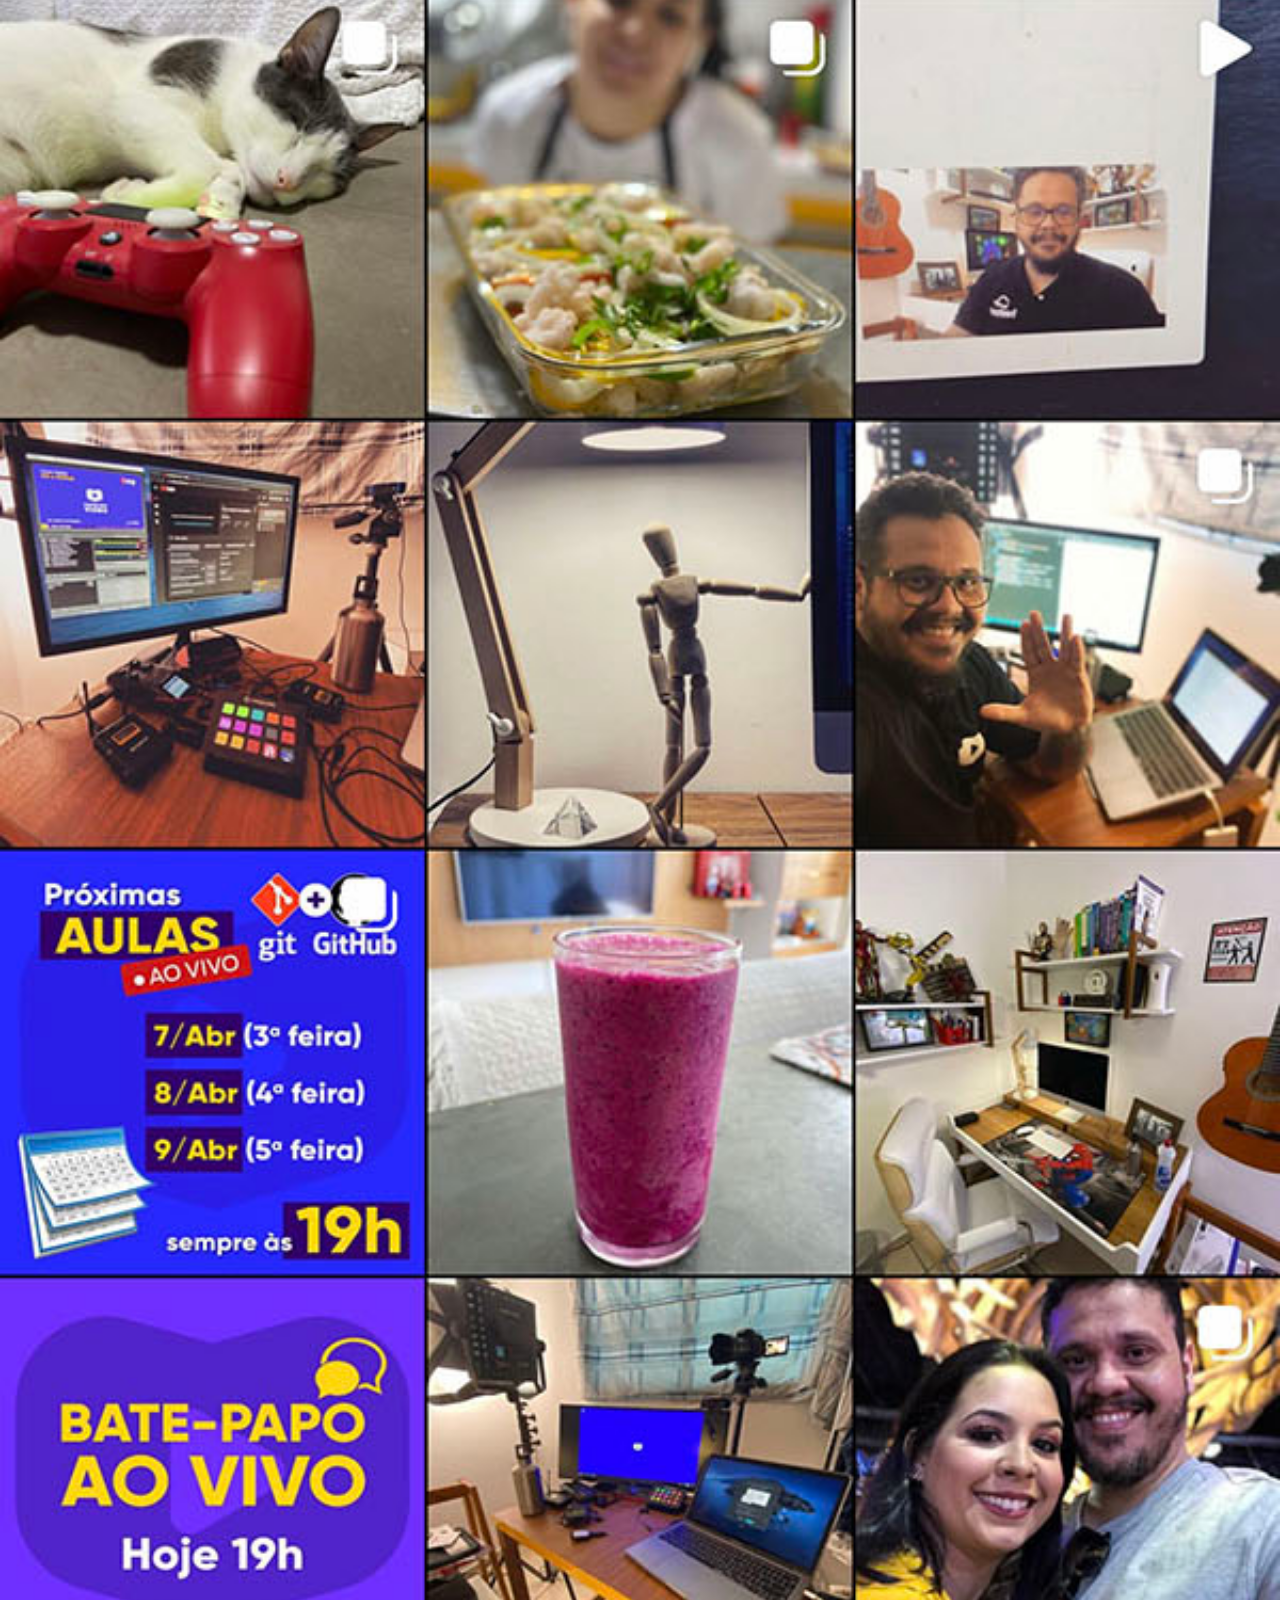
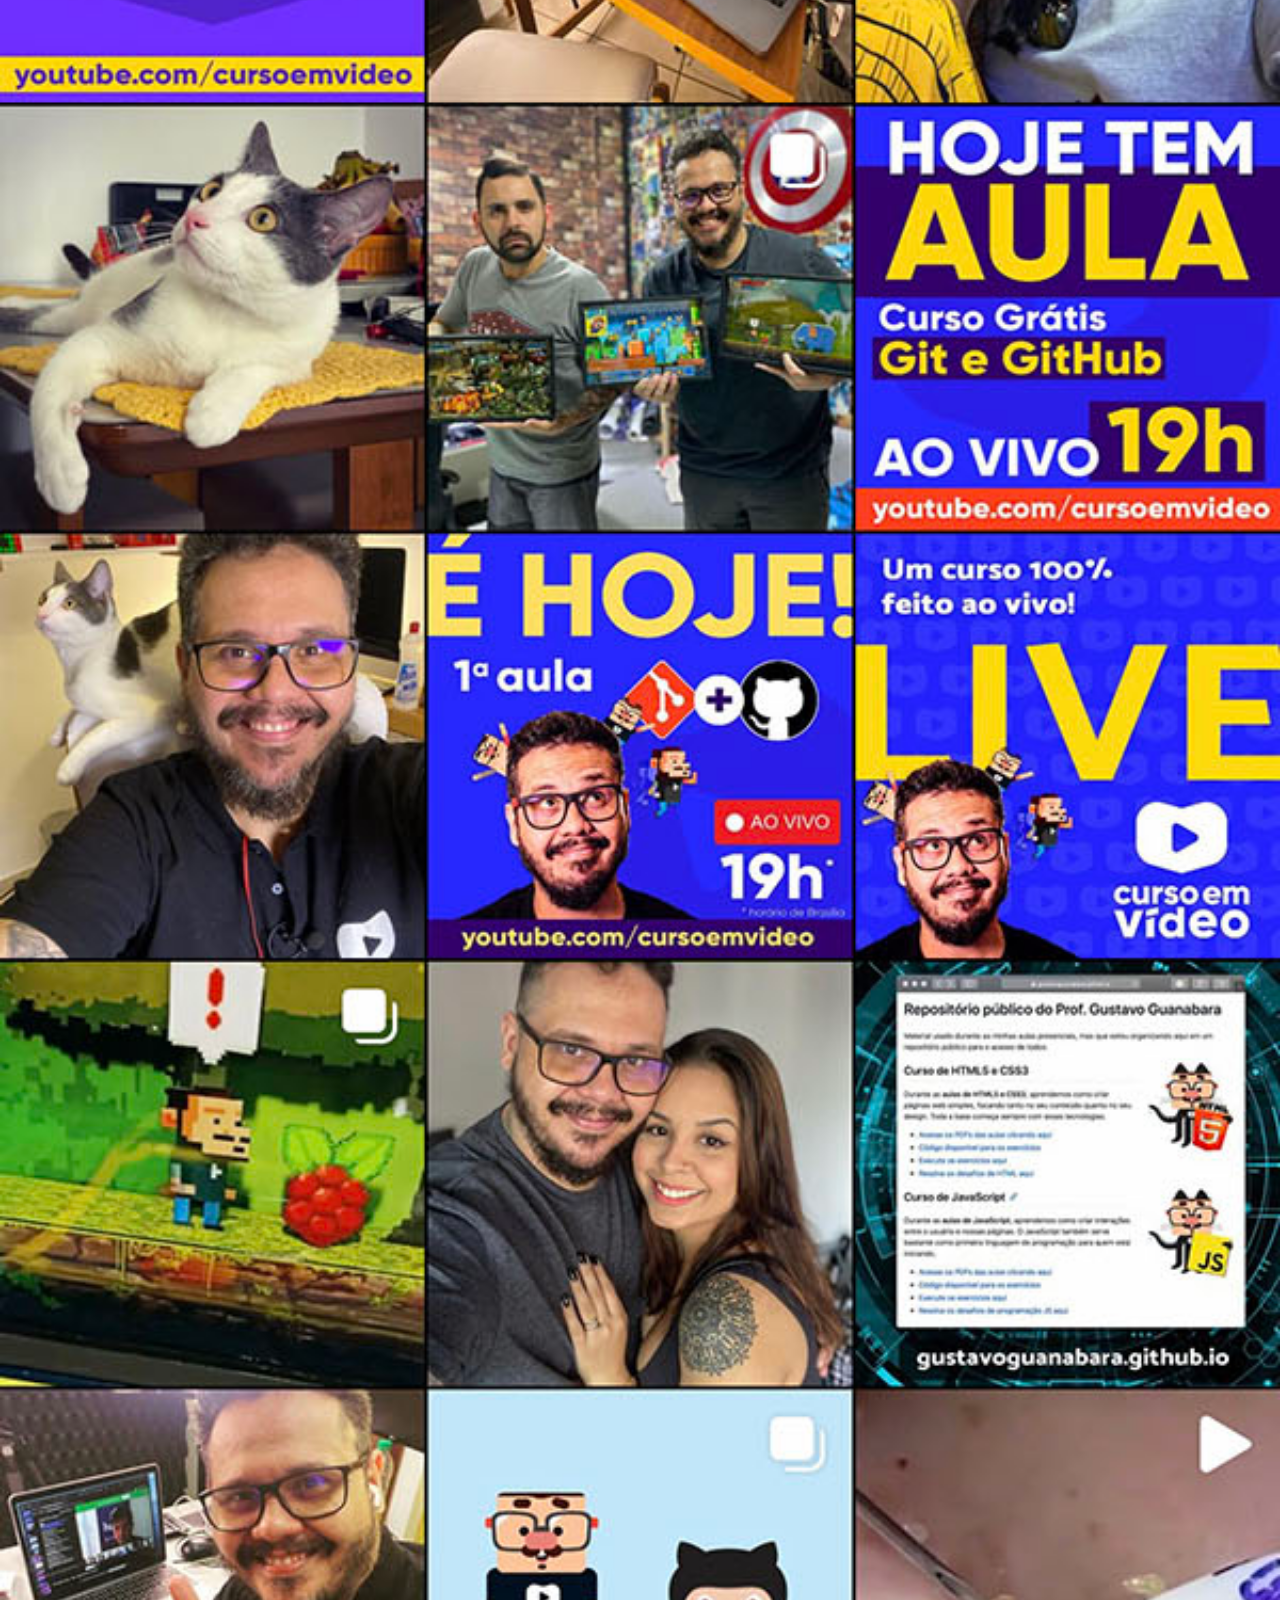
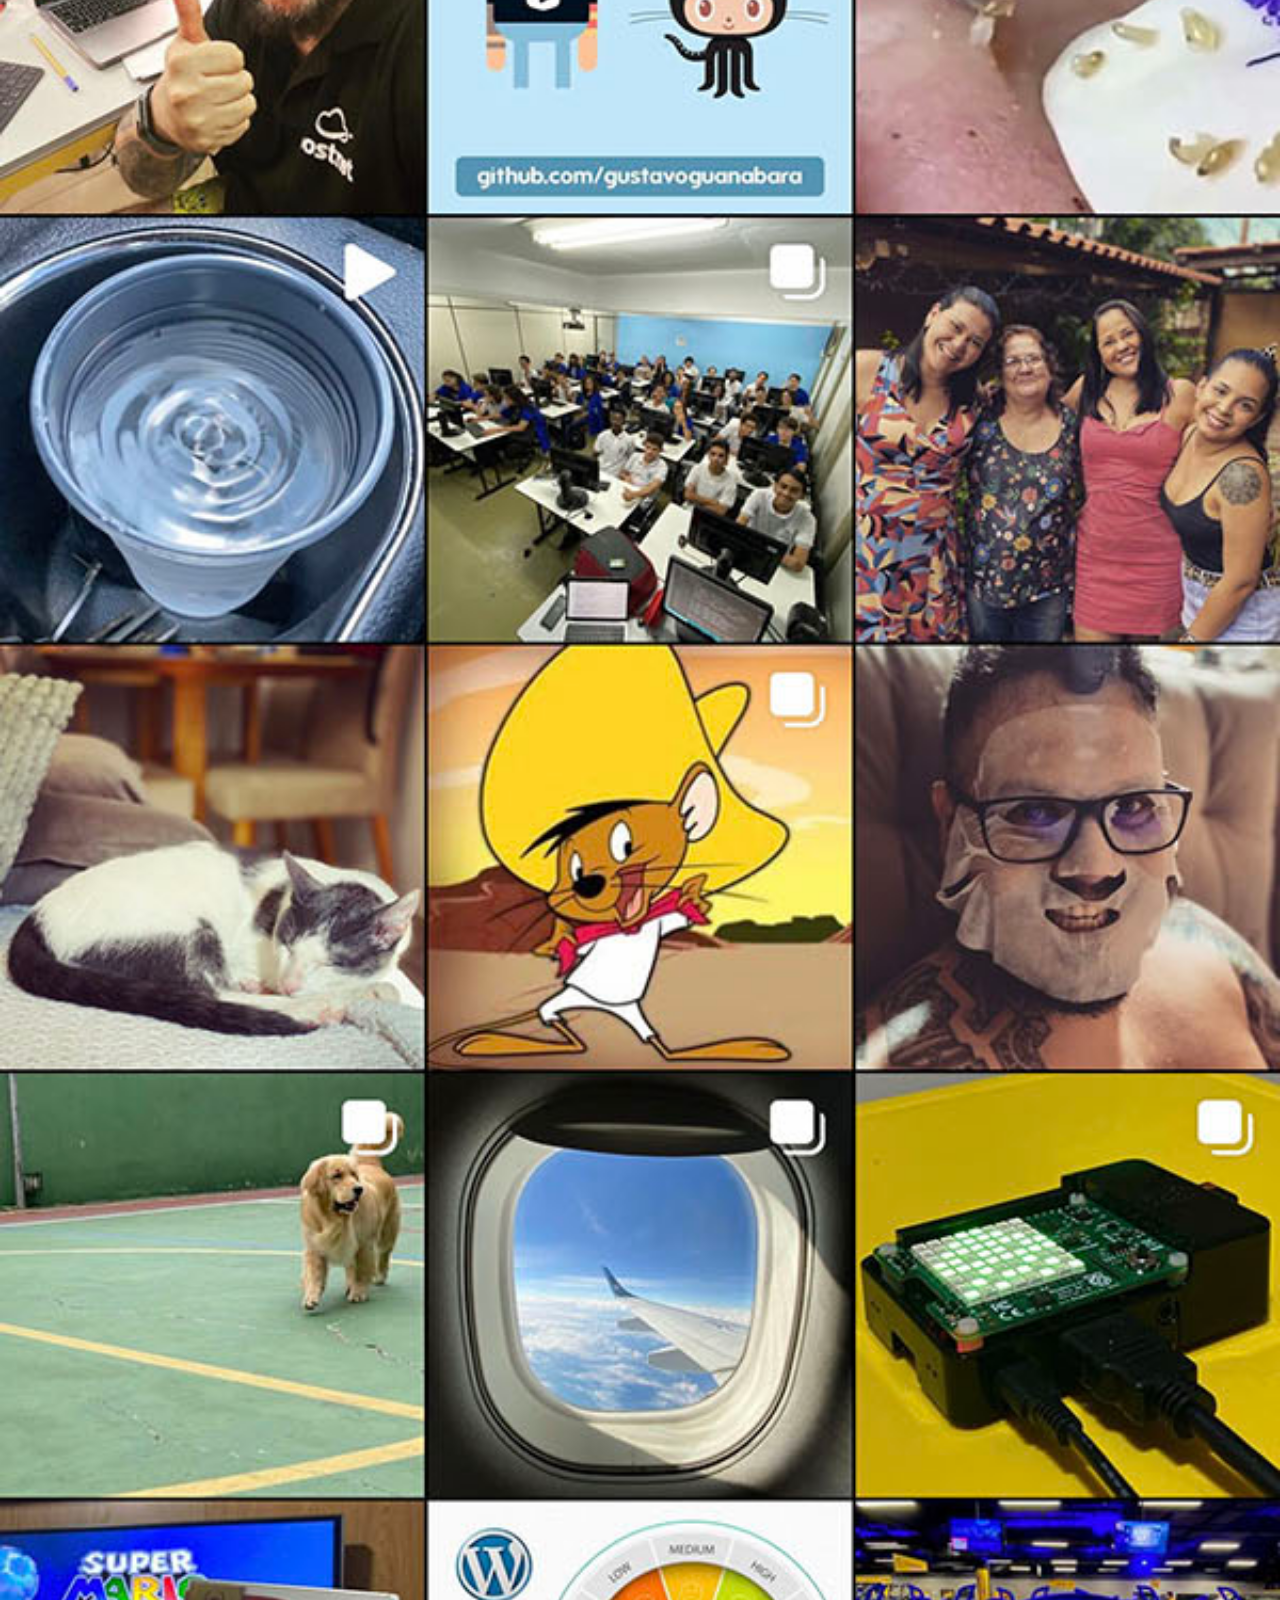
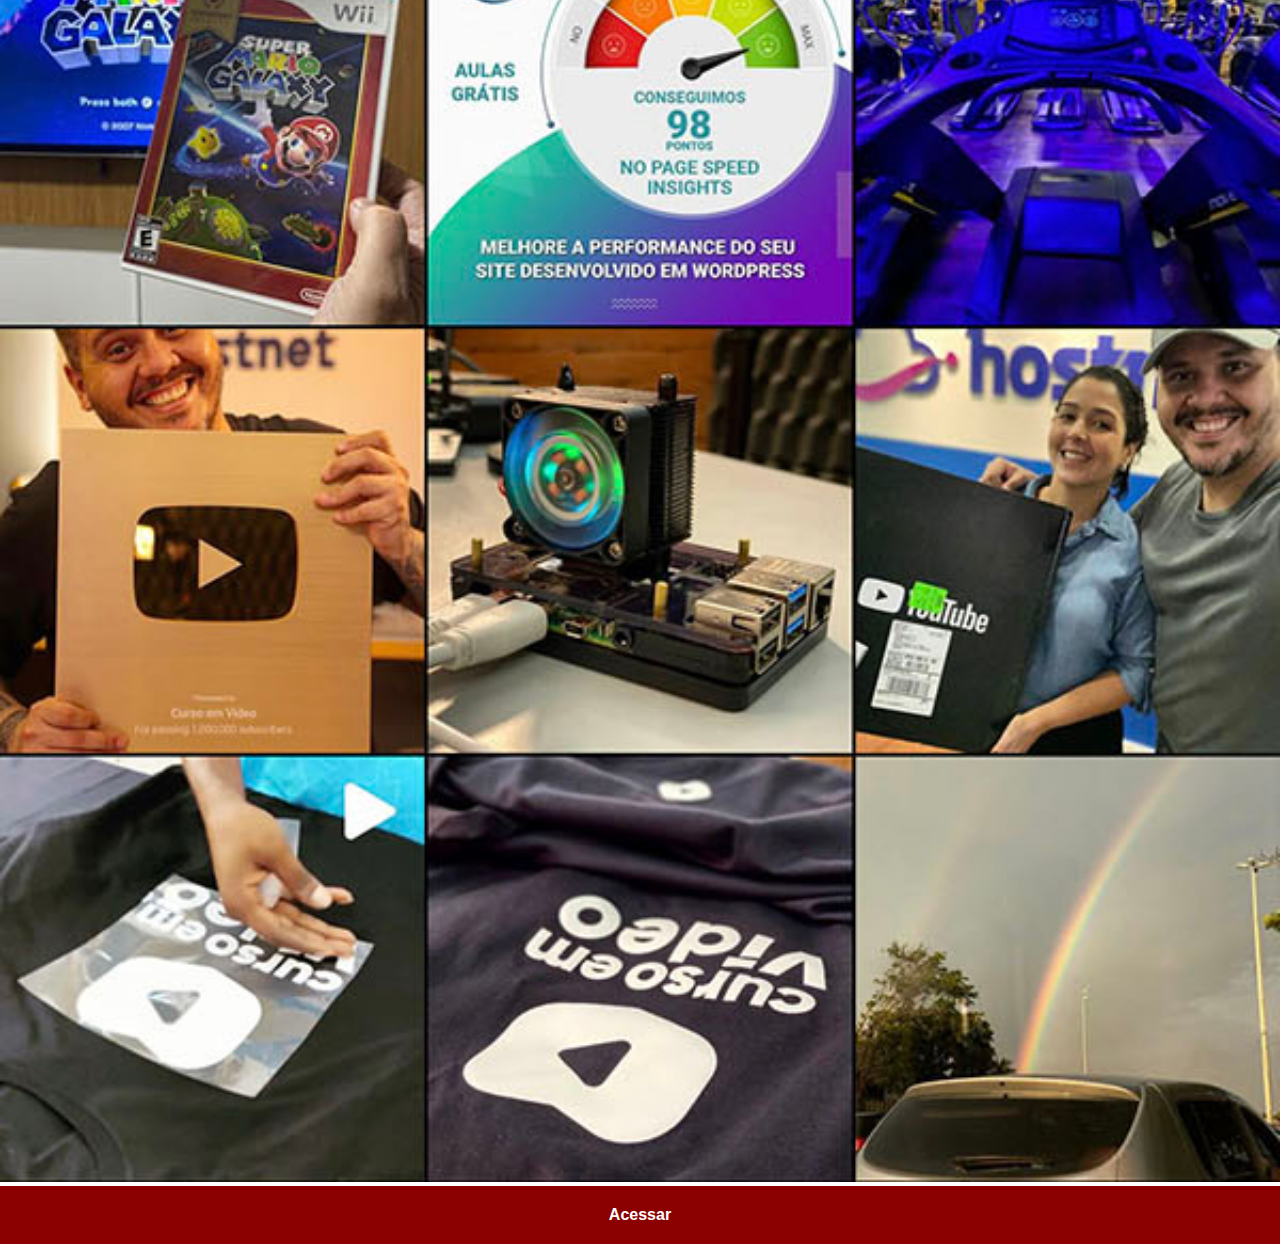
<file: instagram.html>
<!DOCTYPE html>
<html lang="pt-br">
<head>
    <meta charset="UTF-8">
    <meta http-equiv="X-UA-Compatible" content="IE=edge">
    <meta name="viewport" content="width=device-width, initial-scale=1.0">
    <link rel="stylesheet" href="estilos/social.css">
    <title>Instagram</title>
</head>
<body>
    <img src="imagens/tela-instagram.jpg" alt="Instagram">
    <a href="https://www.instagram.com/_raphael_machado_/" target="_blank">Acessar</a>
    
</body>
</html>
</file>
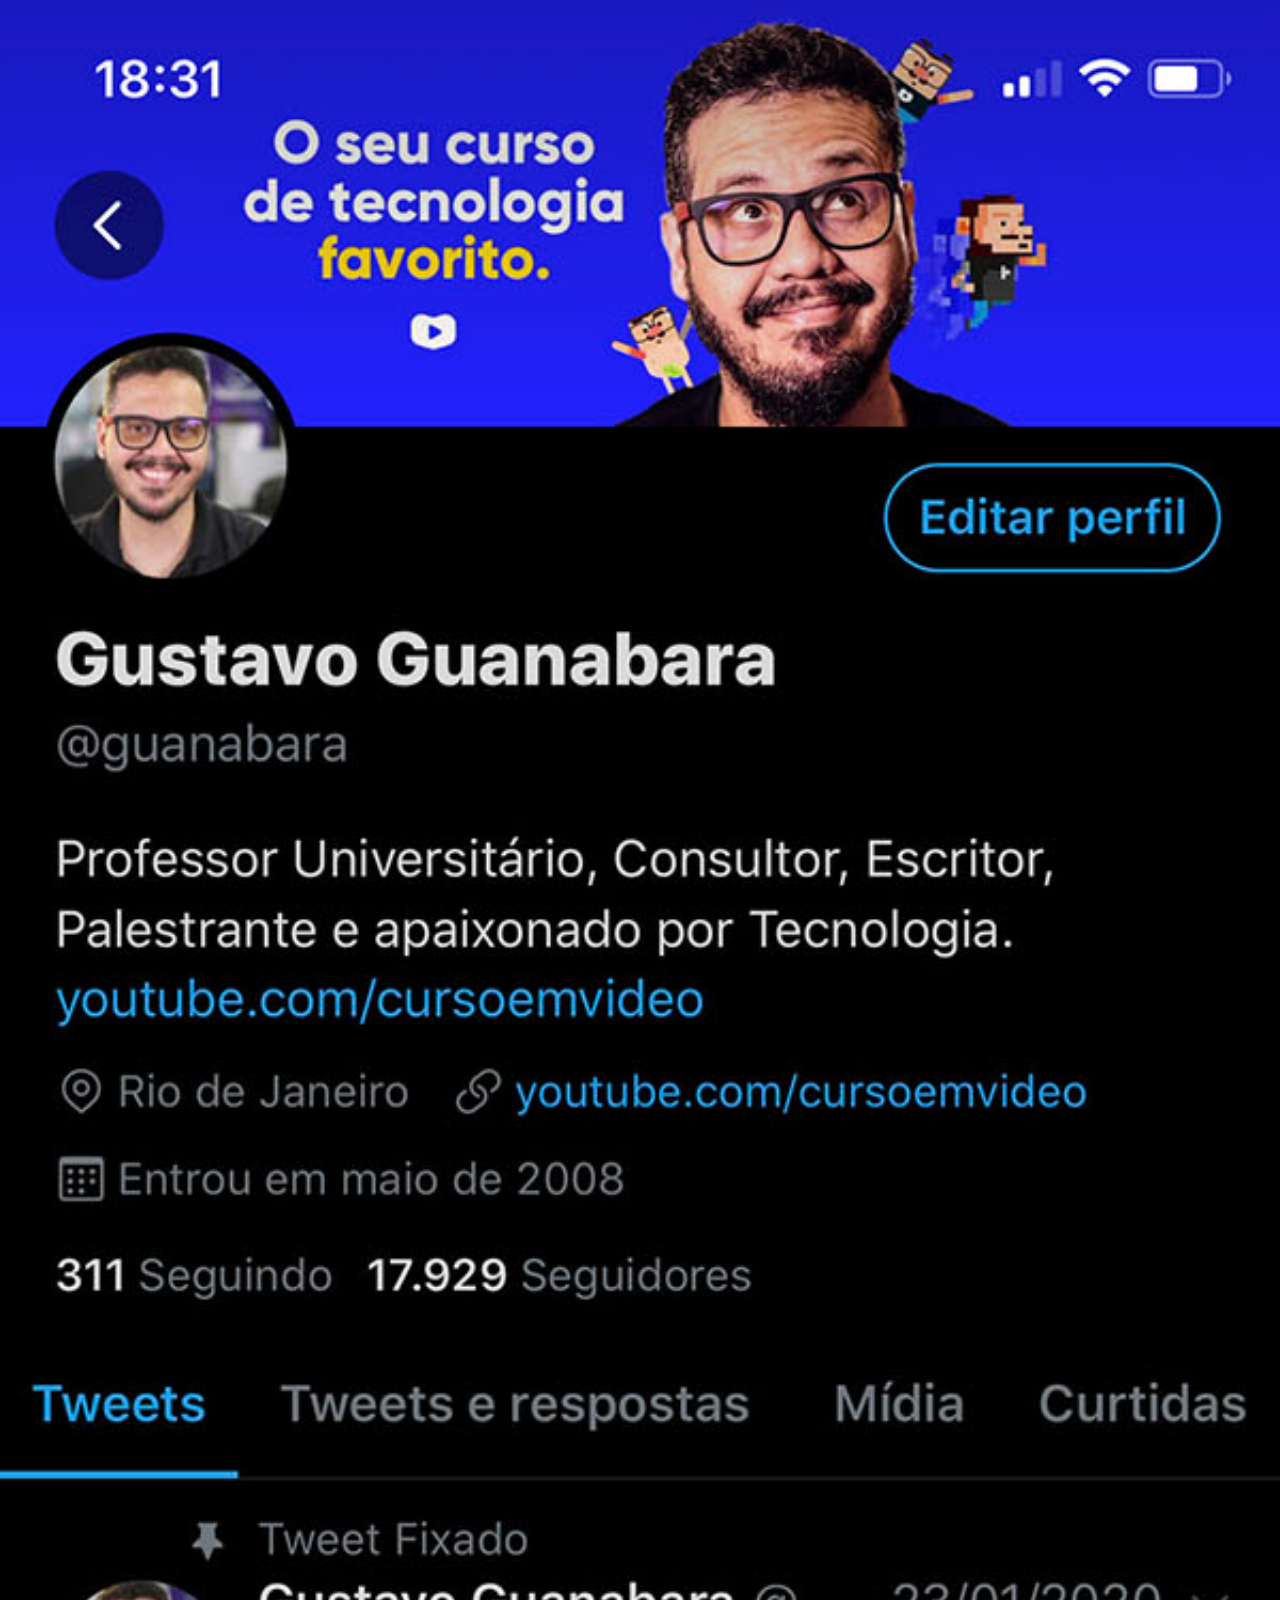
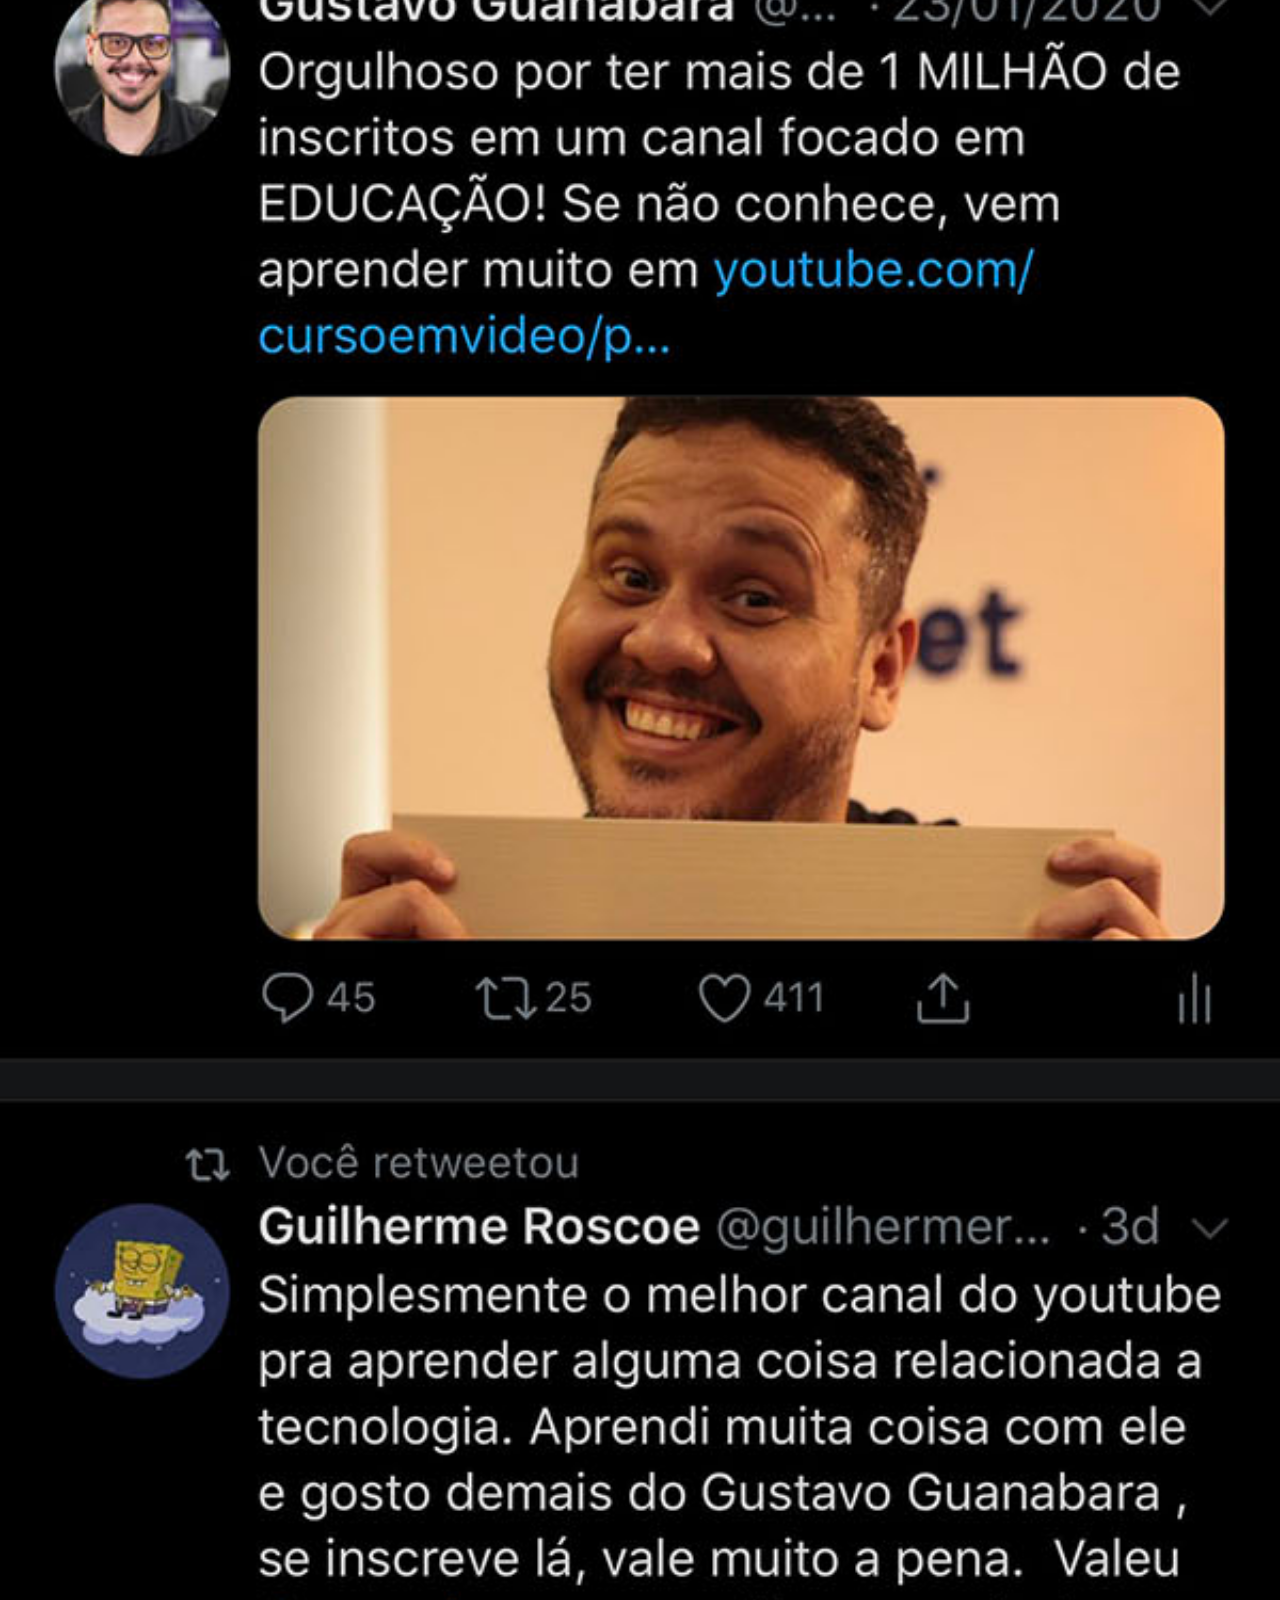
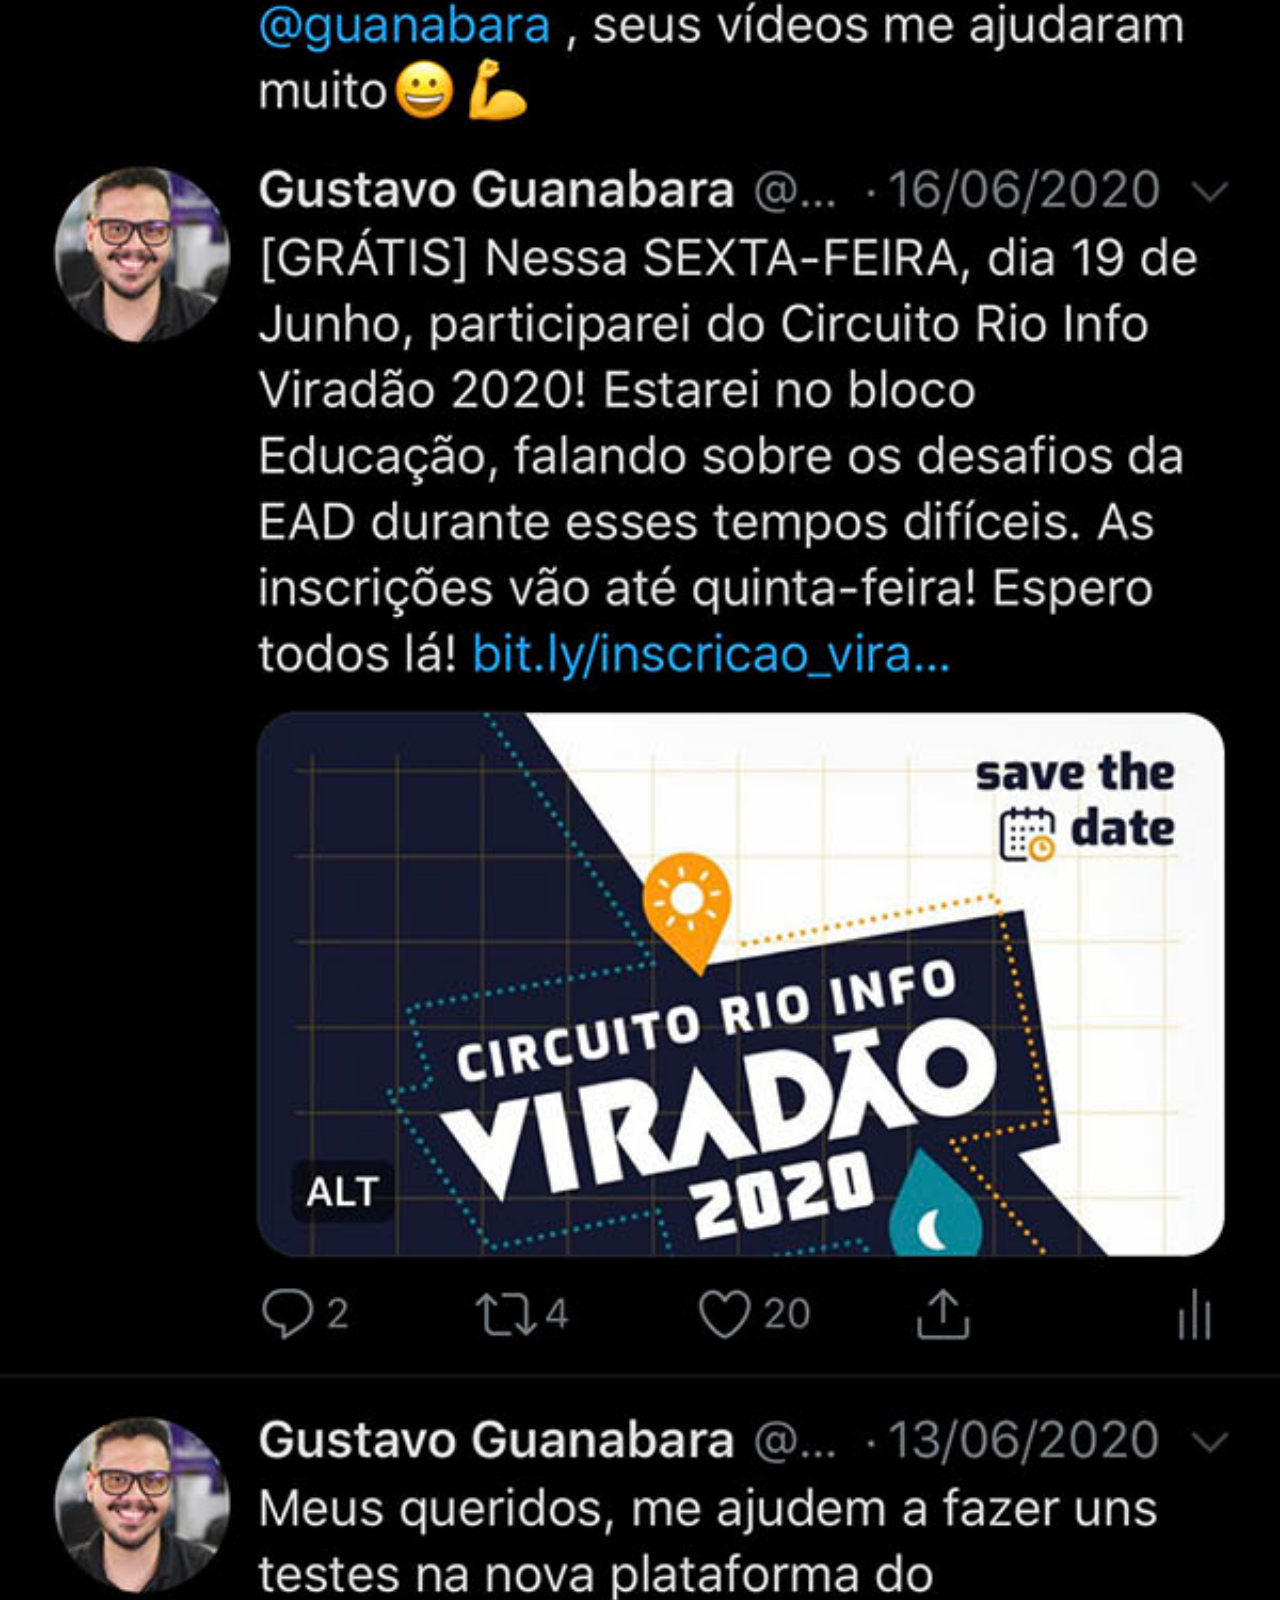
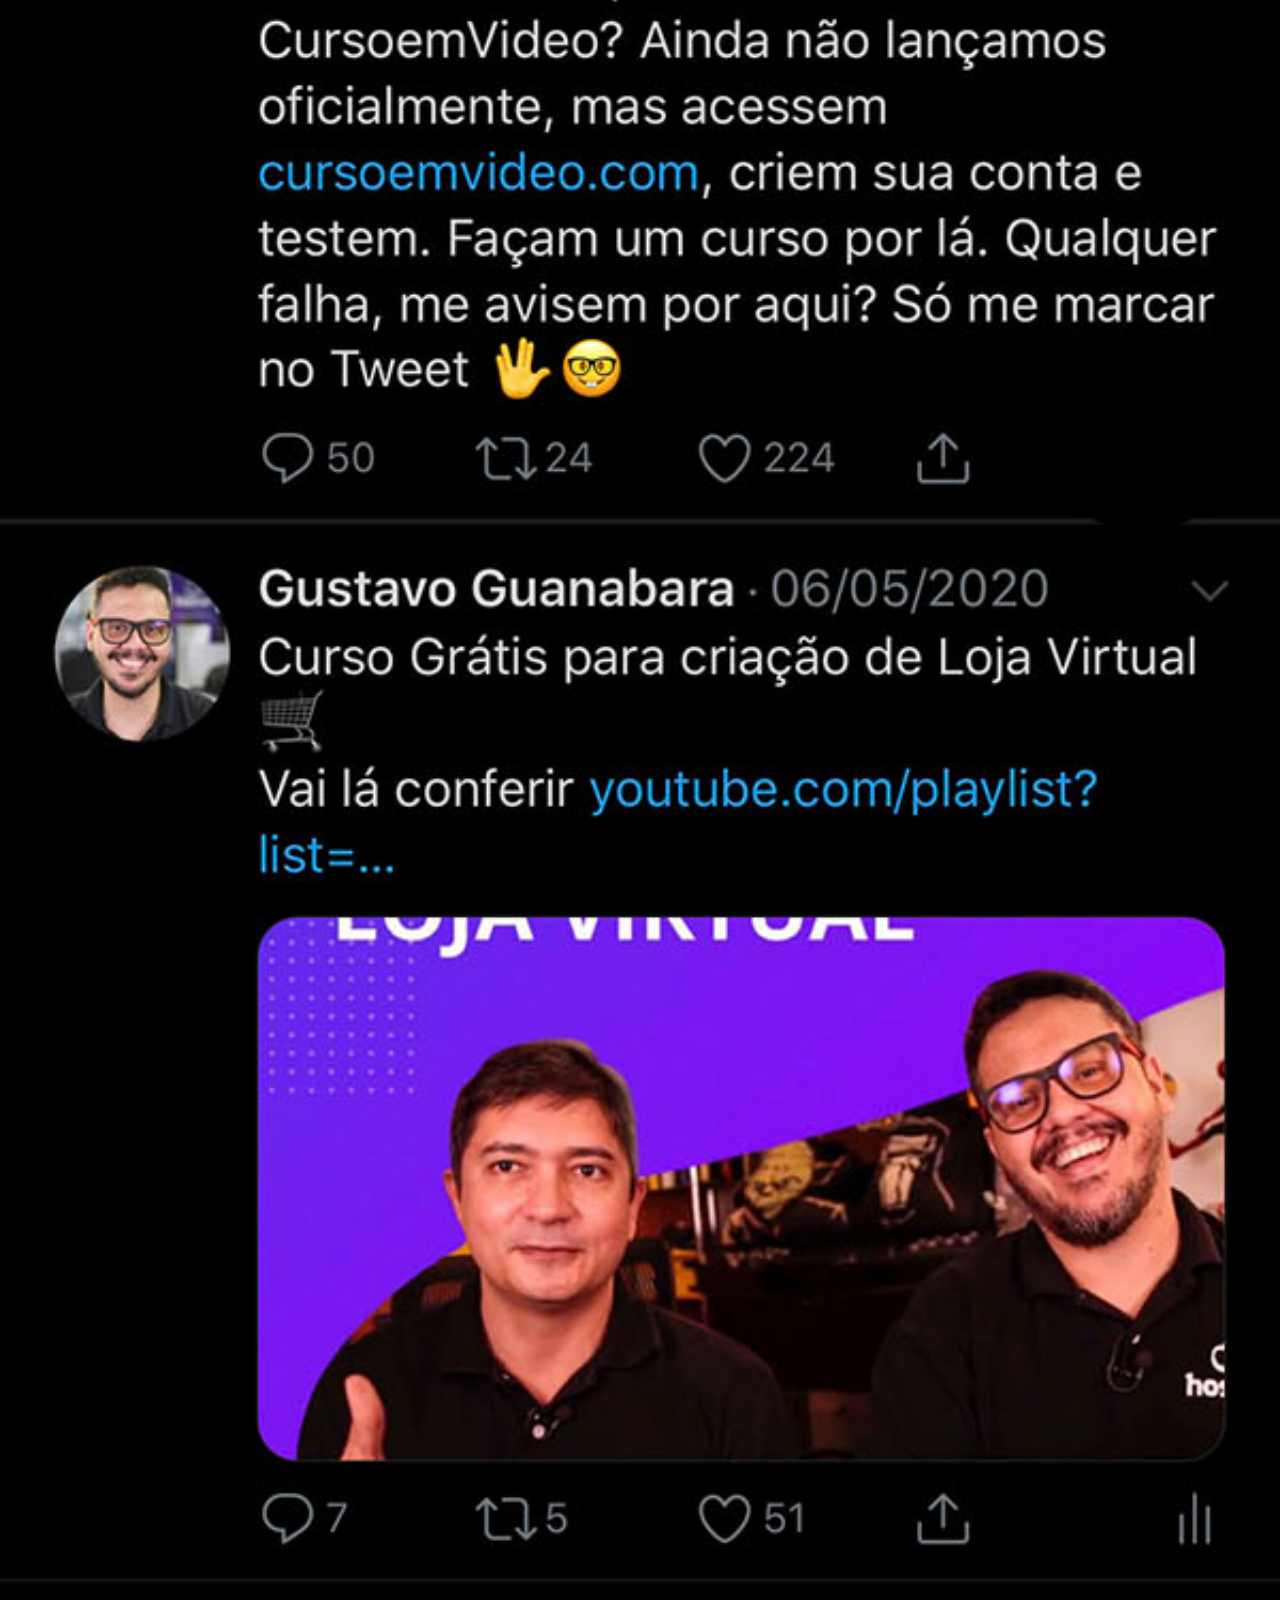
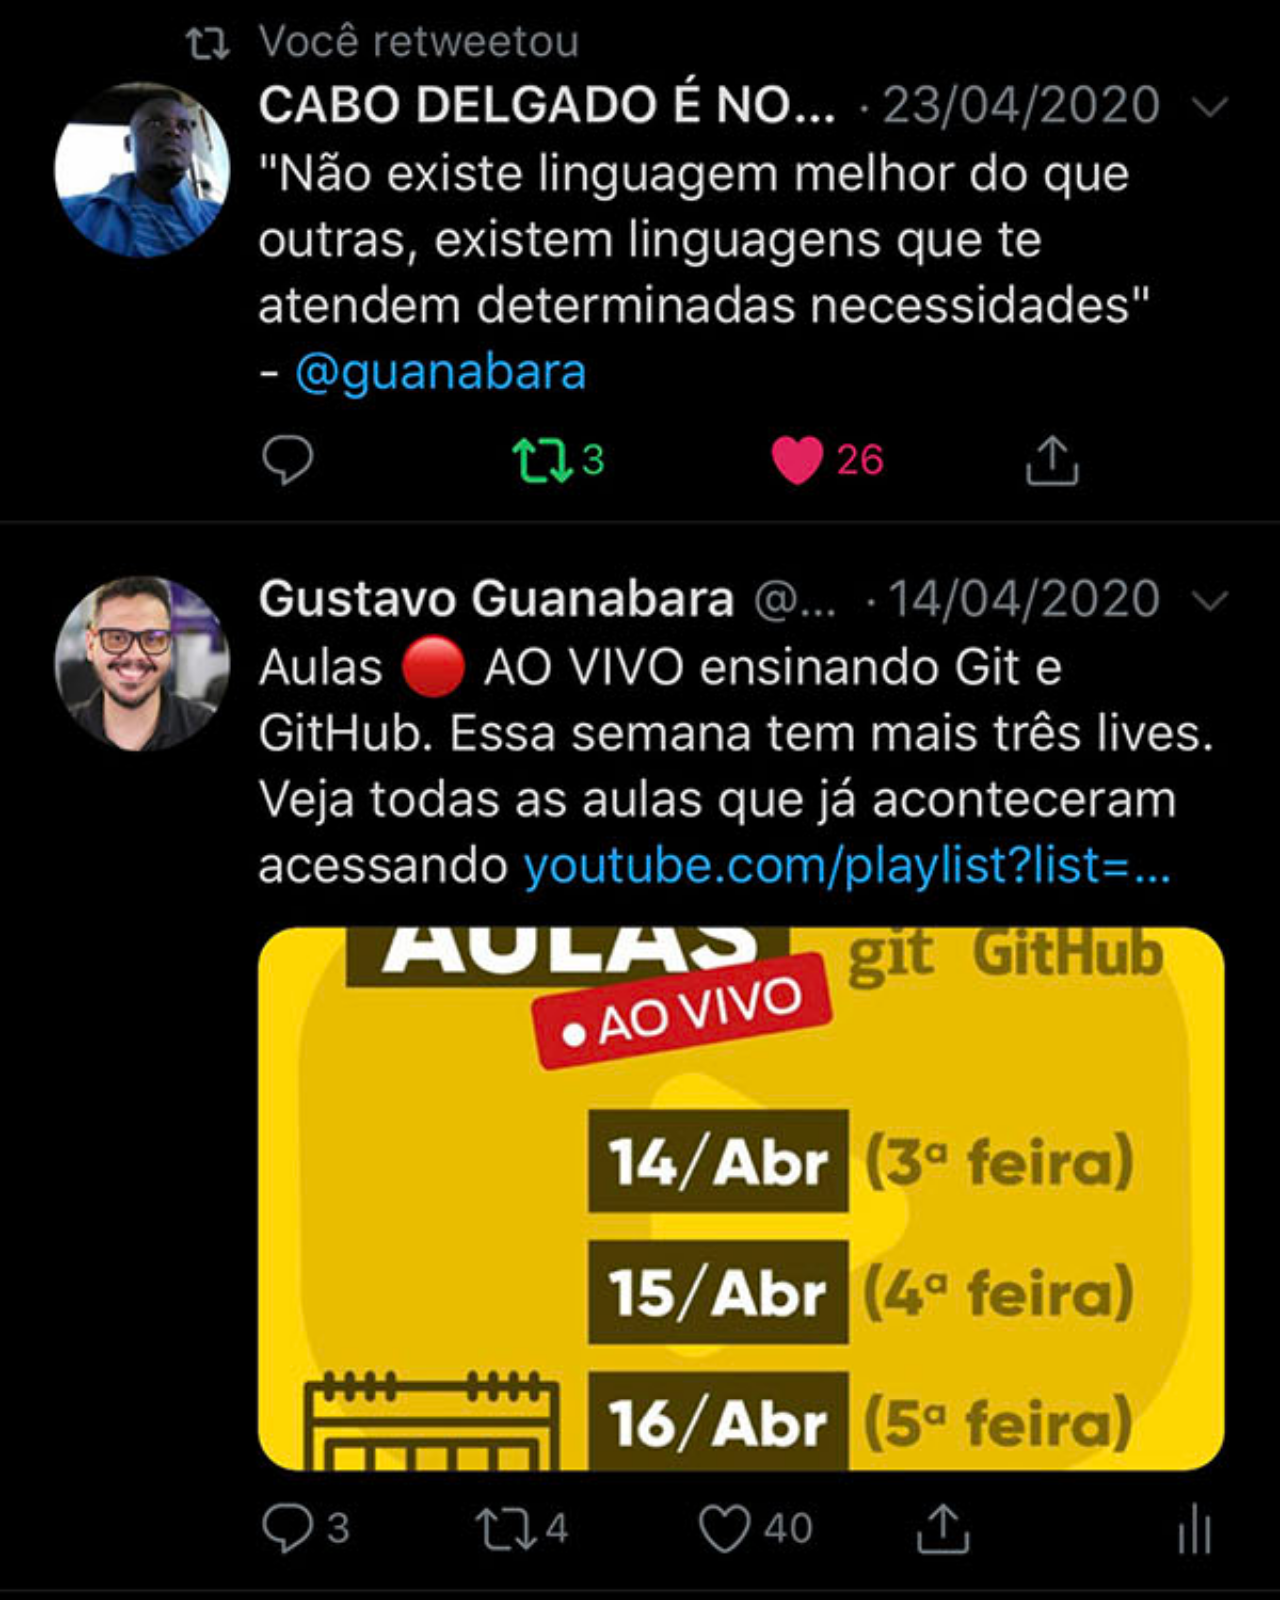
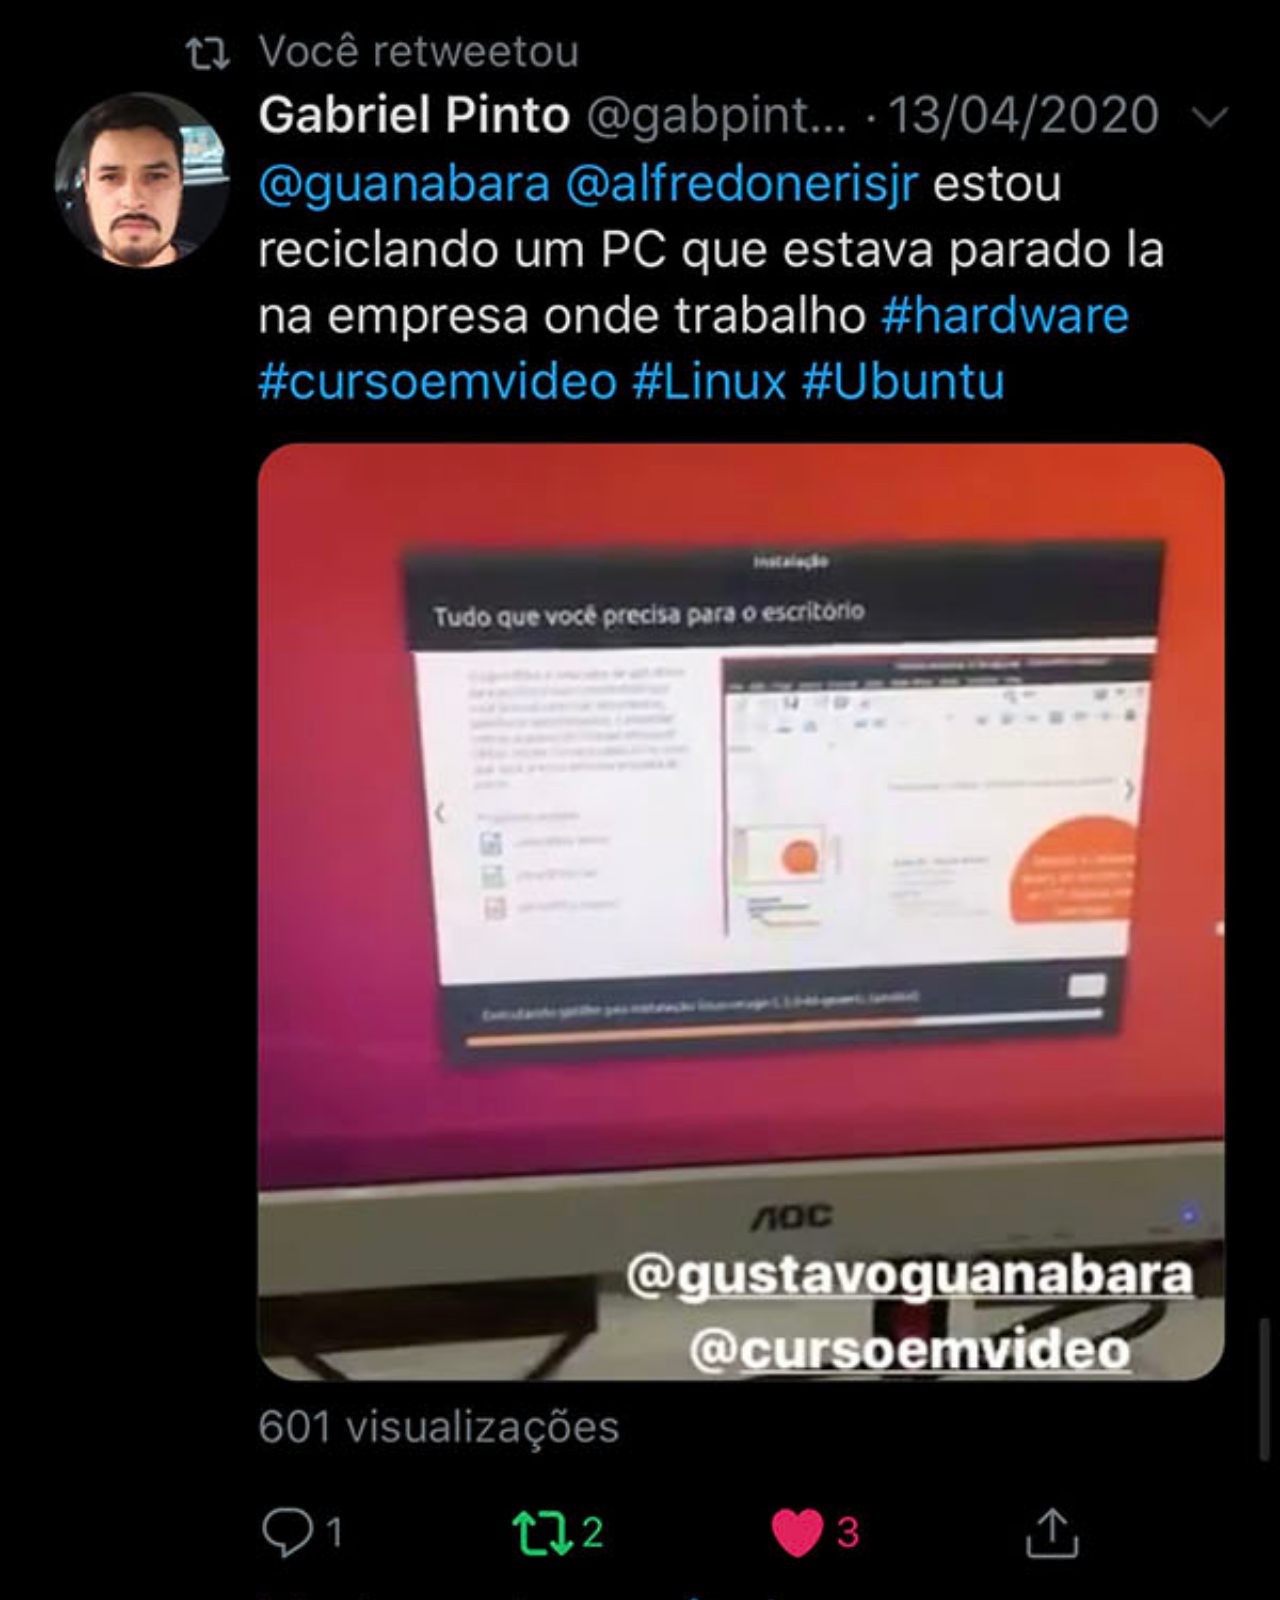
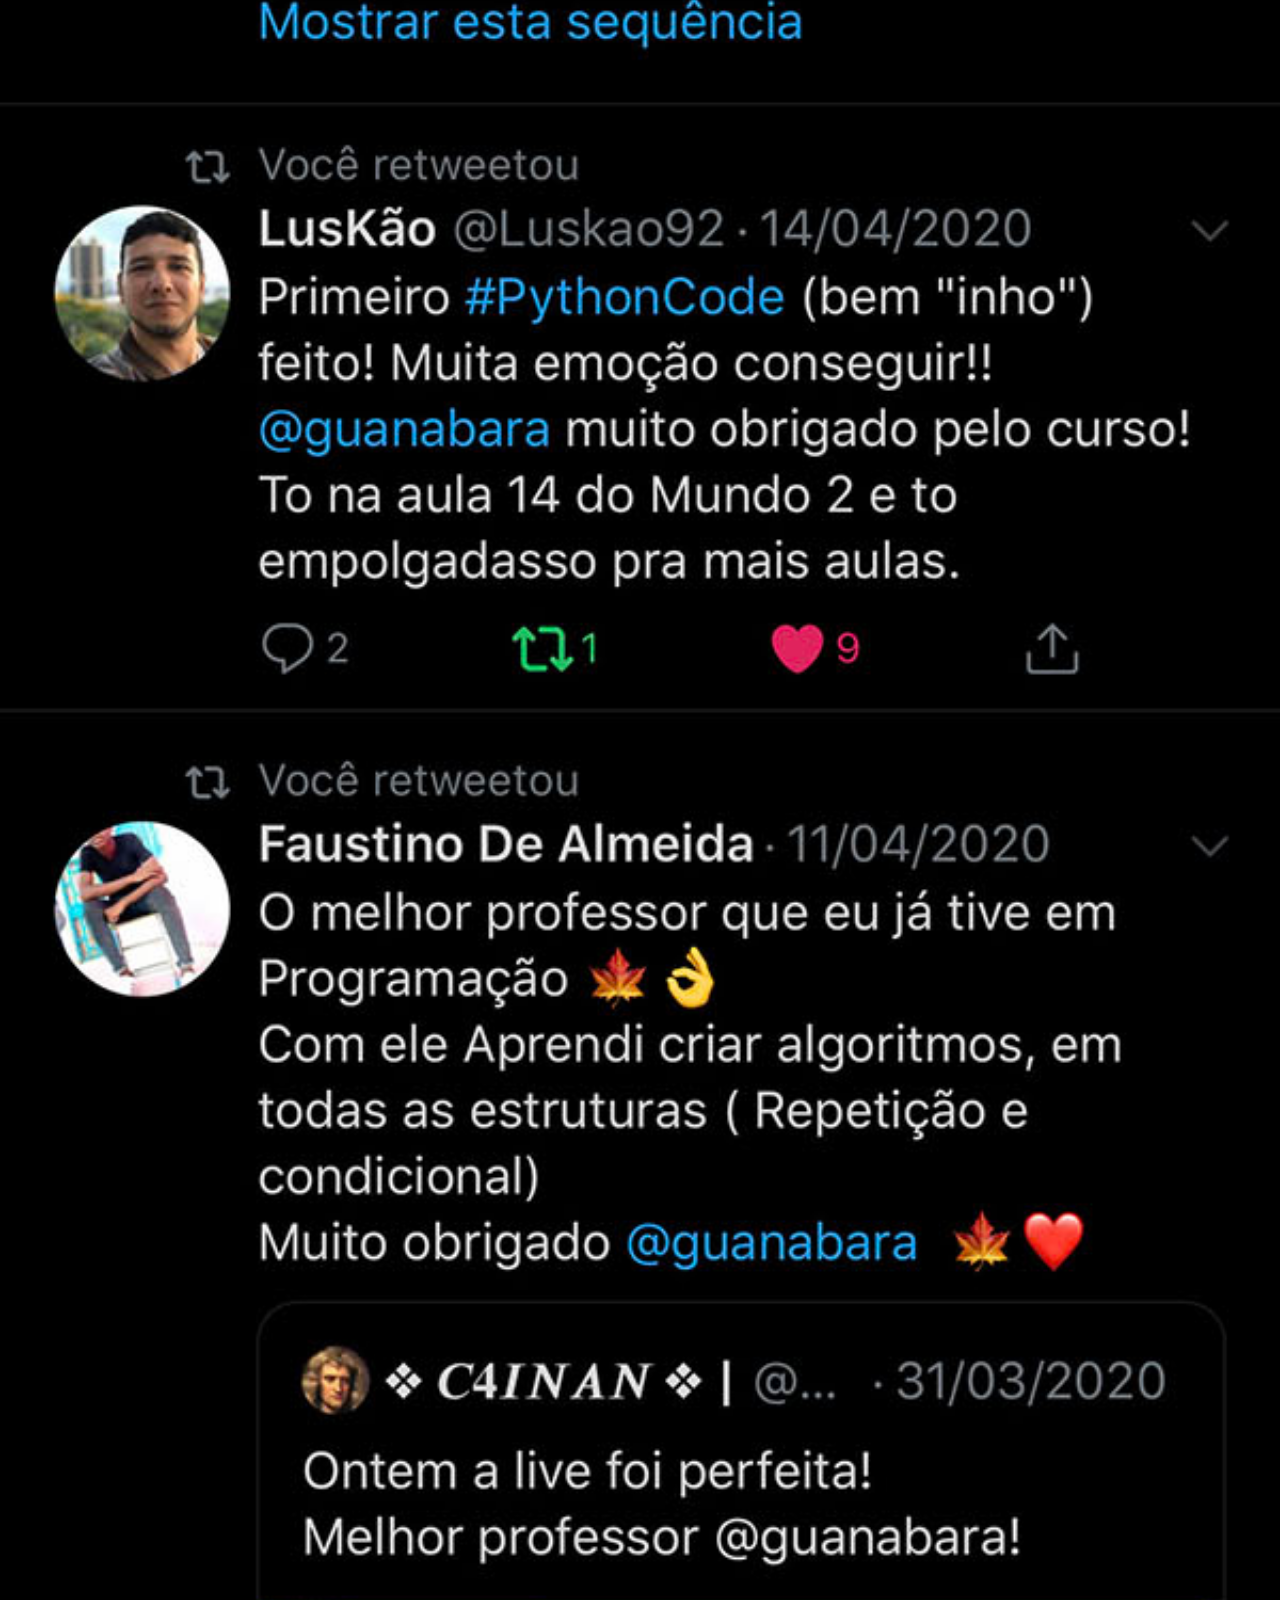
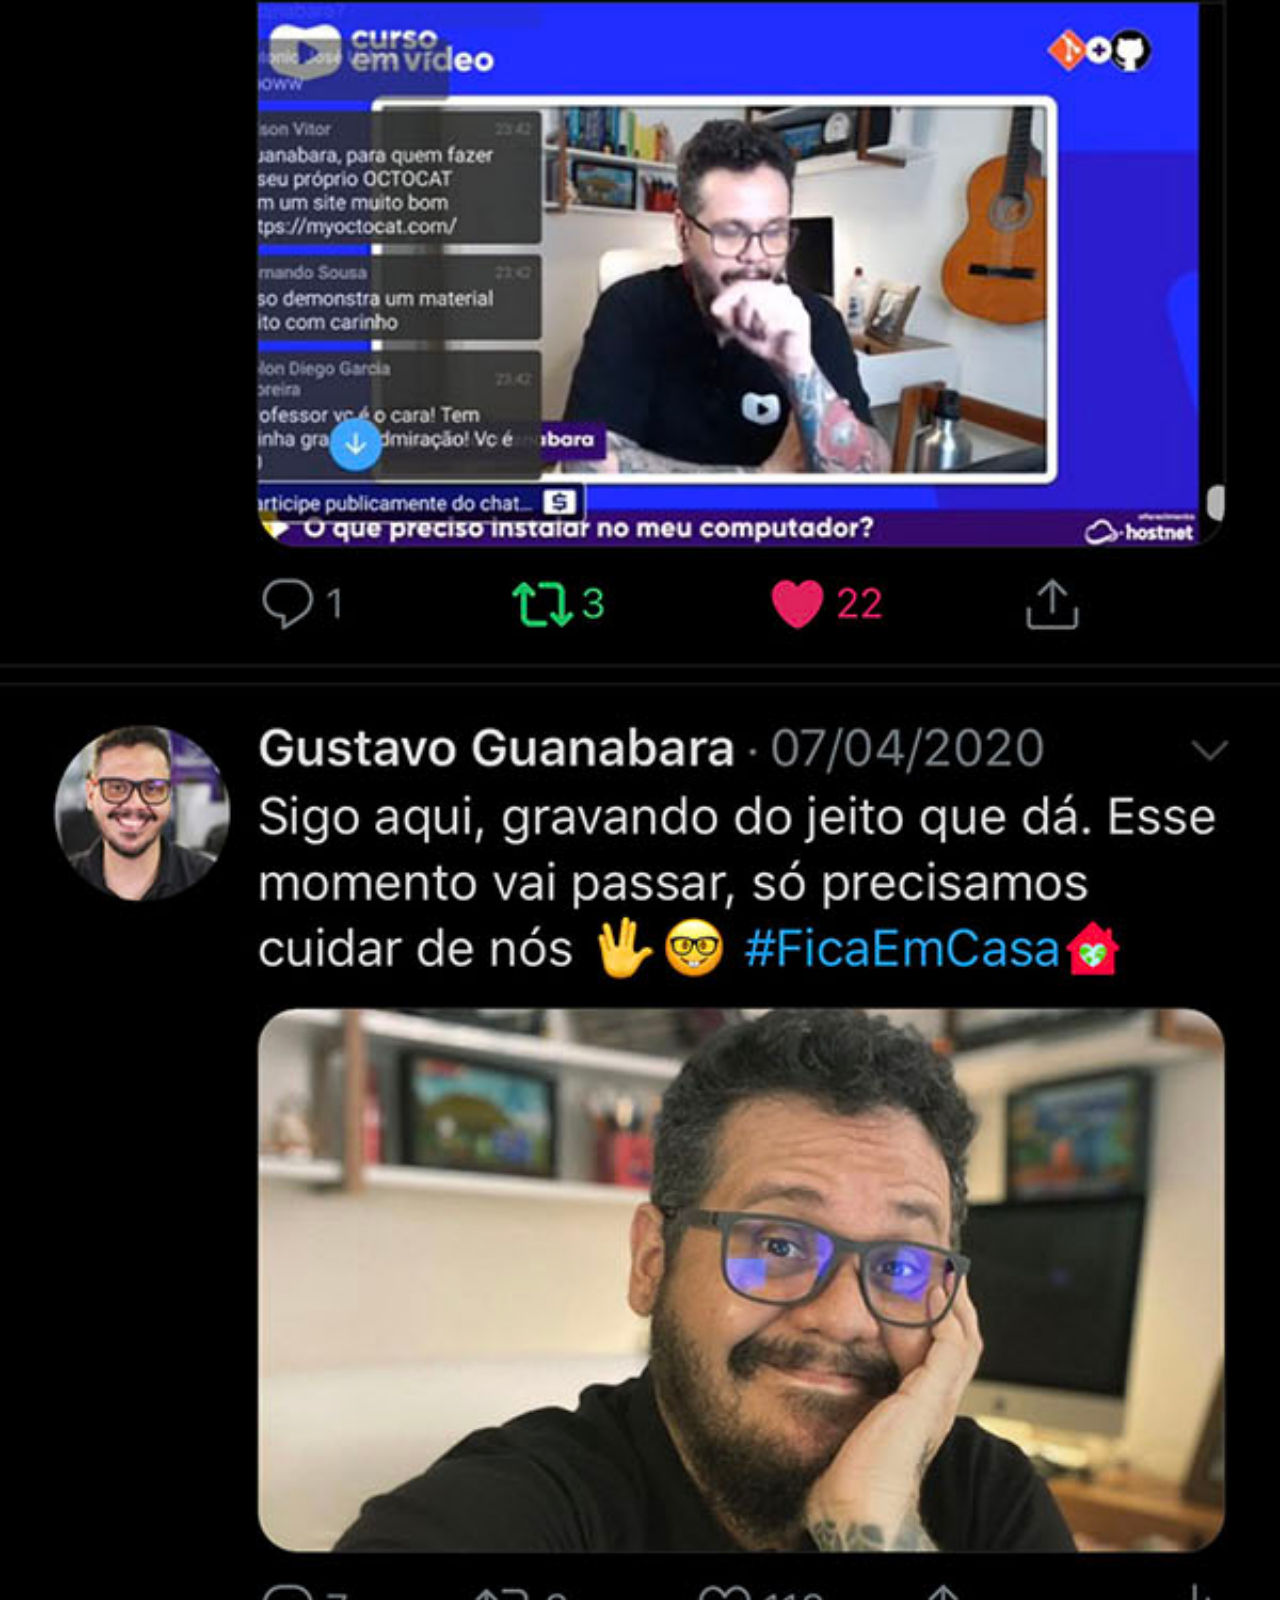
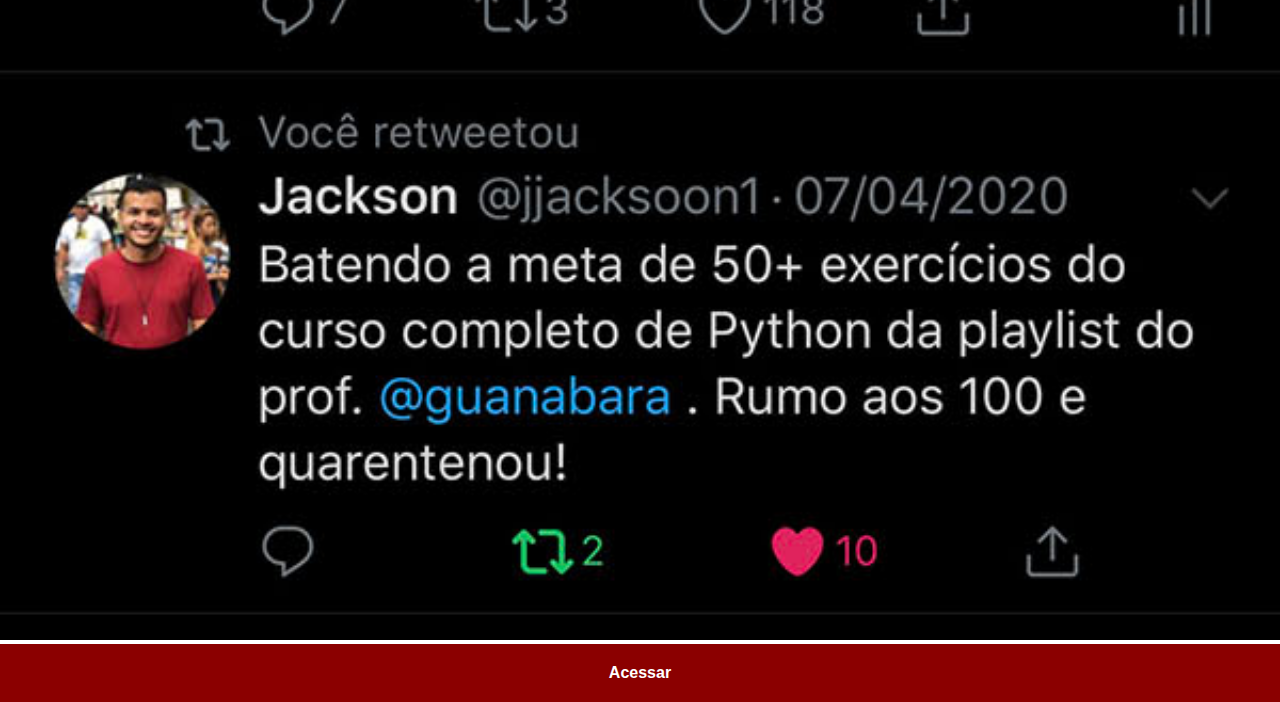
<file: twitter.html>
<!DOCTYPE html>
<html lang="pt-br">
<head>
    <meta charset="UTF-8">
    <meta http-equiv="X-UA-Compatible" content="IE=edge">
    <meta name="viewport" content="width=device-width, initial-scale=1.0">
    <link rel="stylesheet" href="estilos/social.css">
    <title>Twitter</title>
</head>
<body>
    <img src="imagens/tela-twitter.jpg" alt="Twitter">
    <a href="https://twitter.com/guanabara">Acessar</a>
    
</body>
</html>
</file>
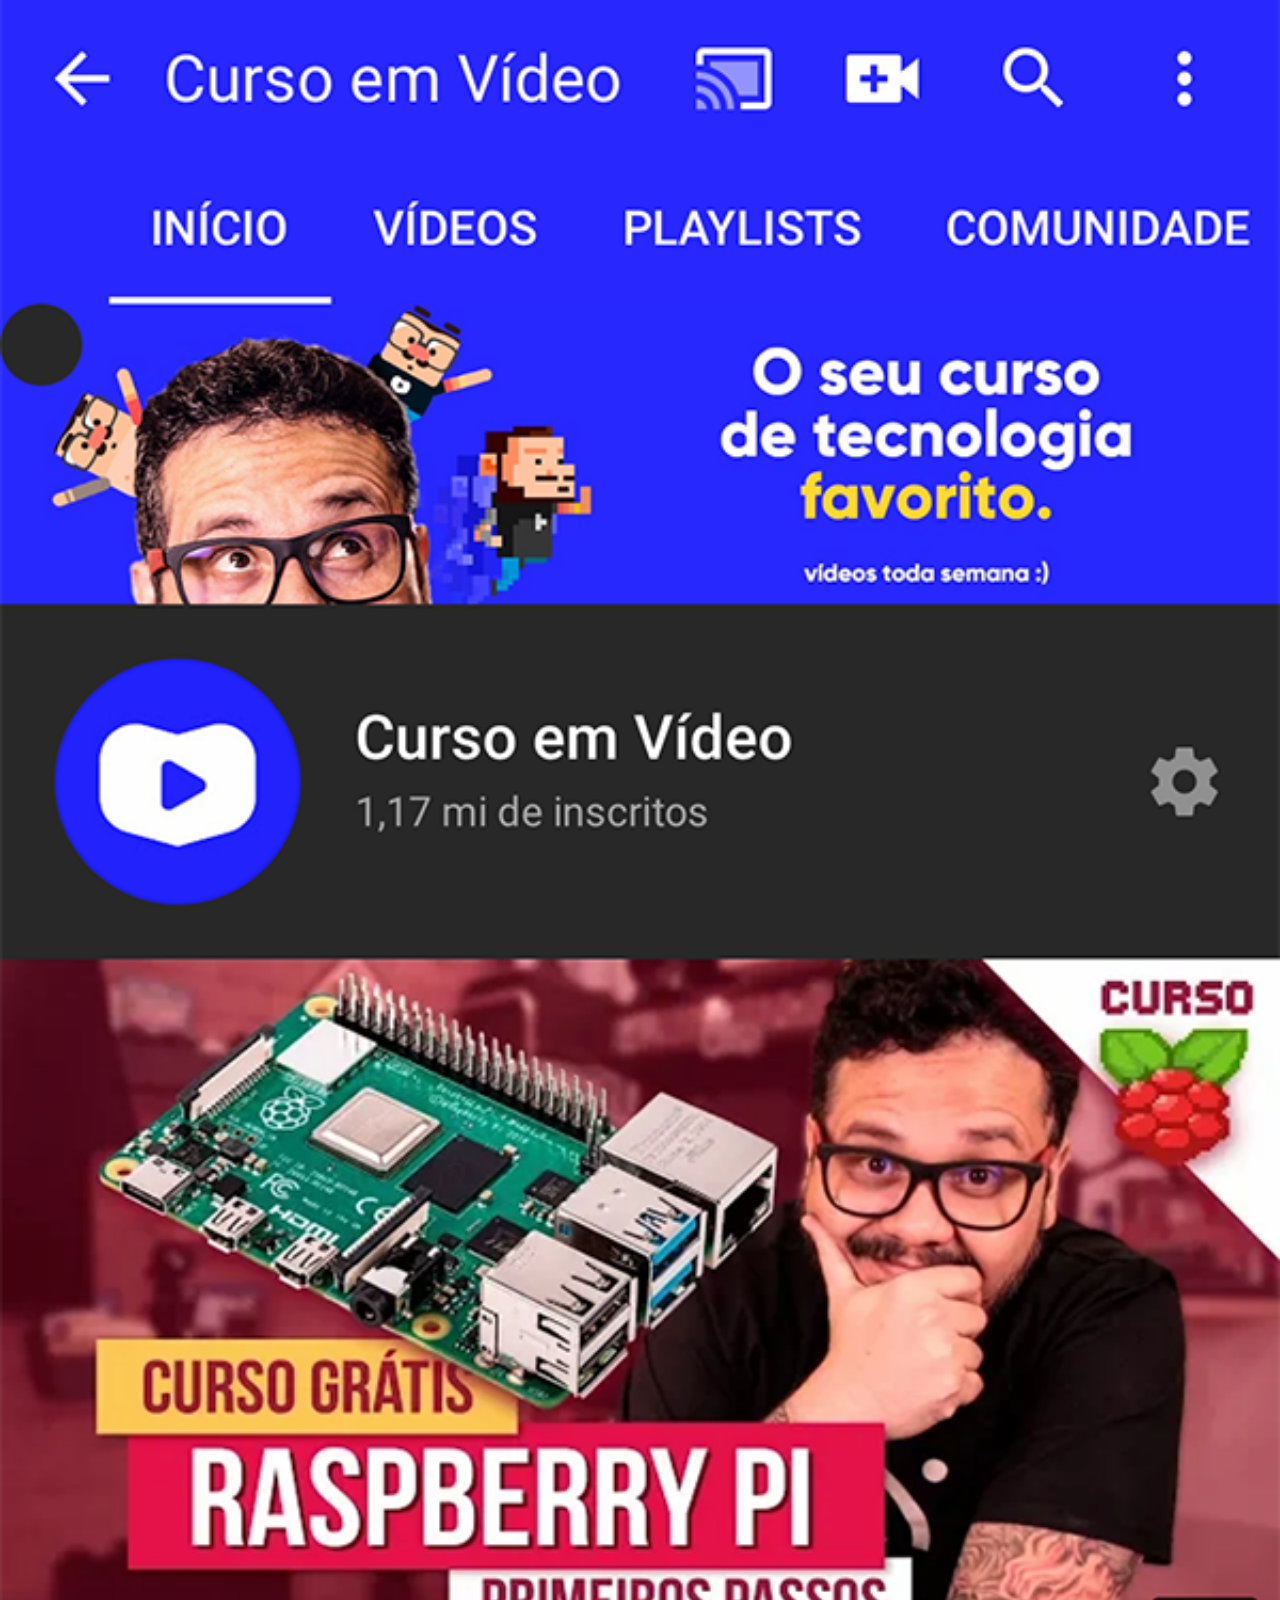
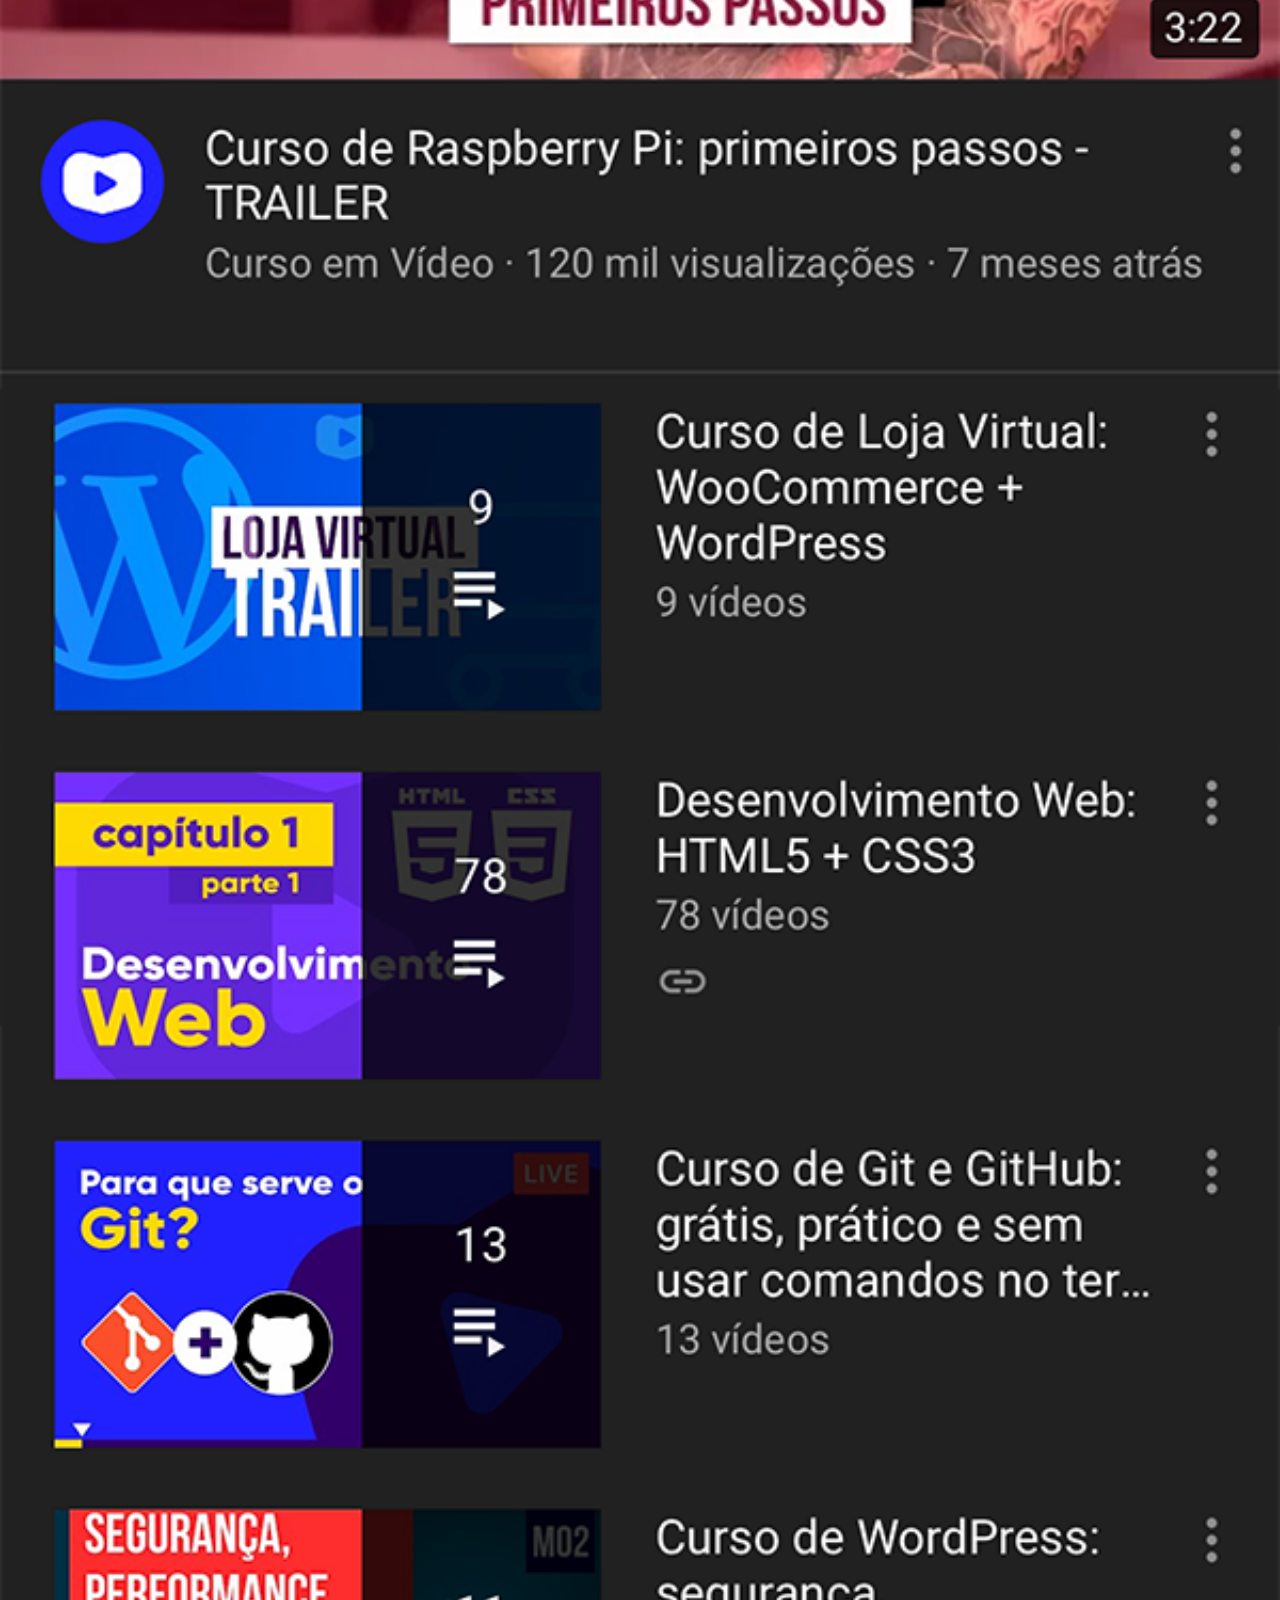
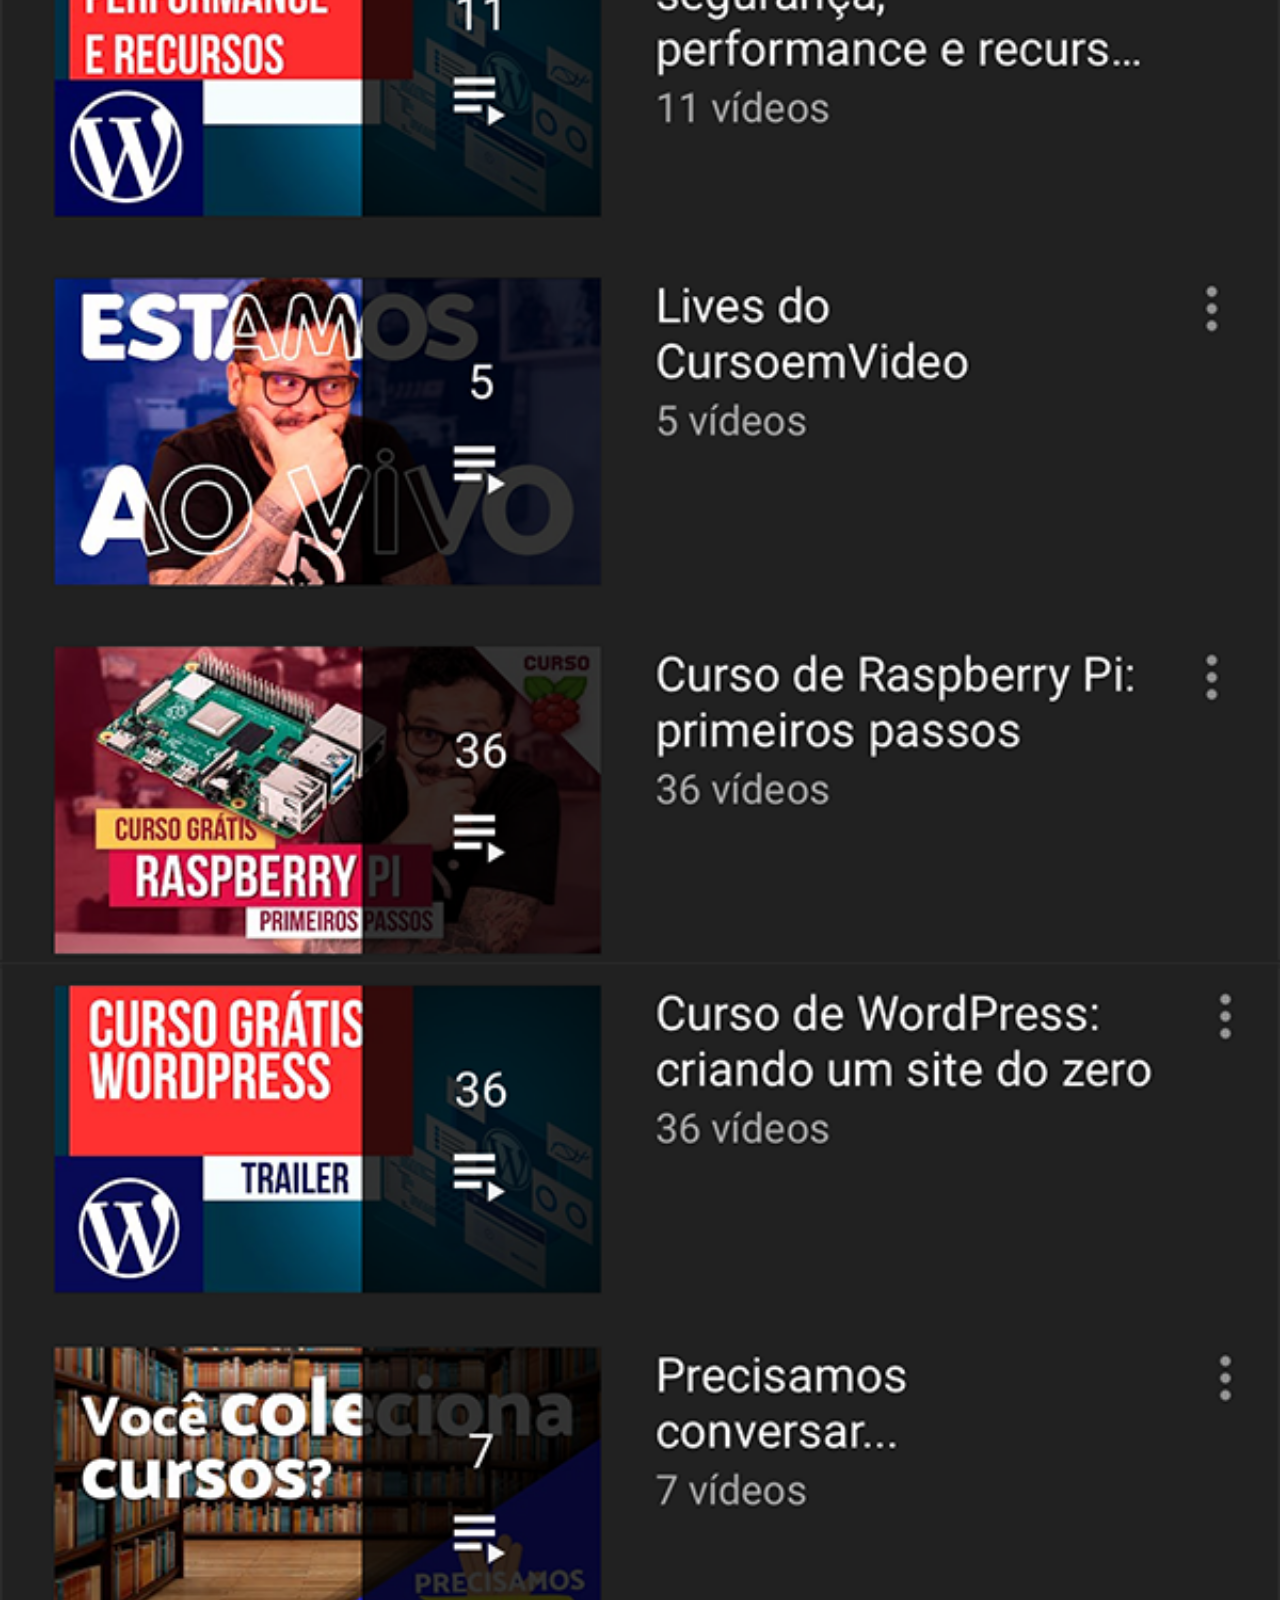
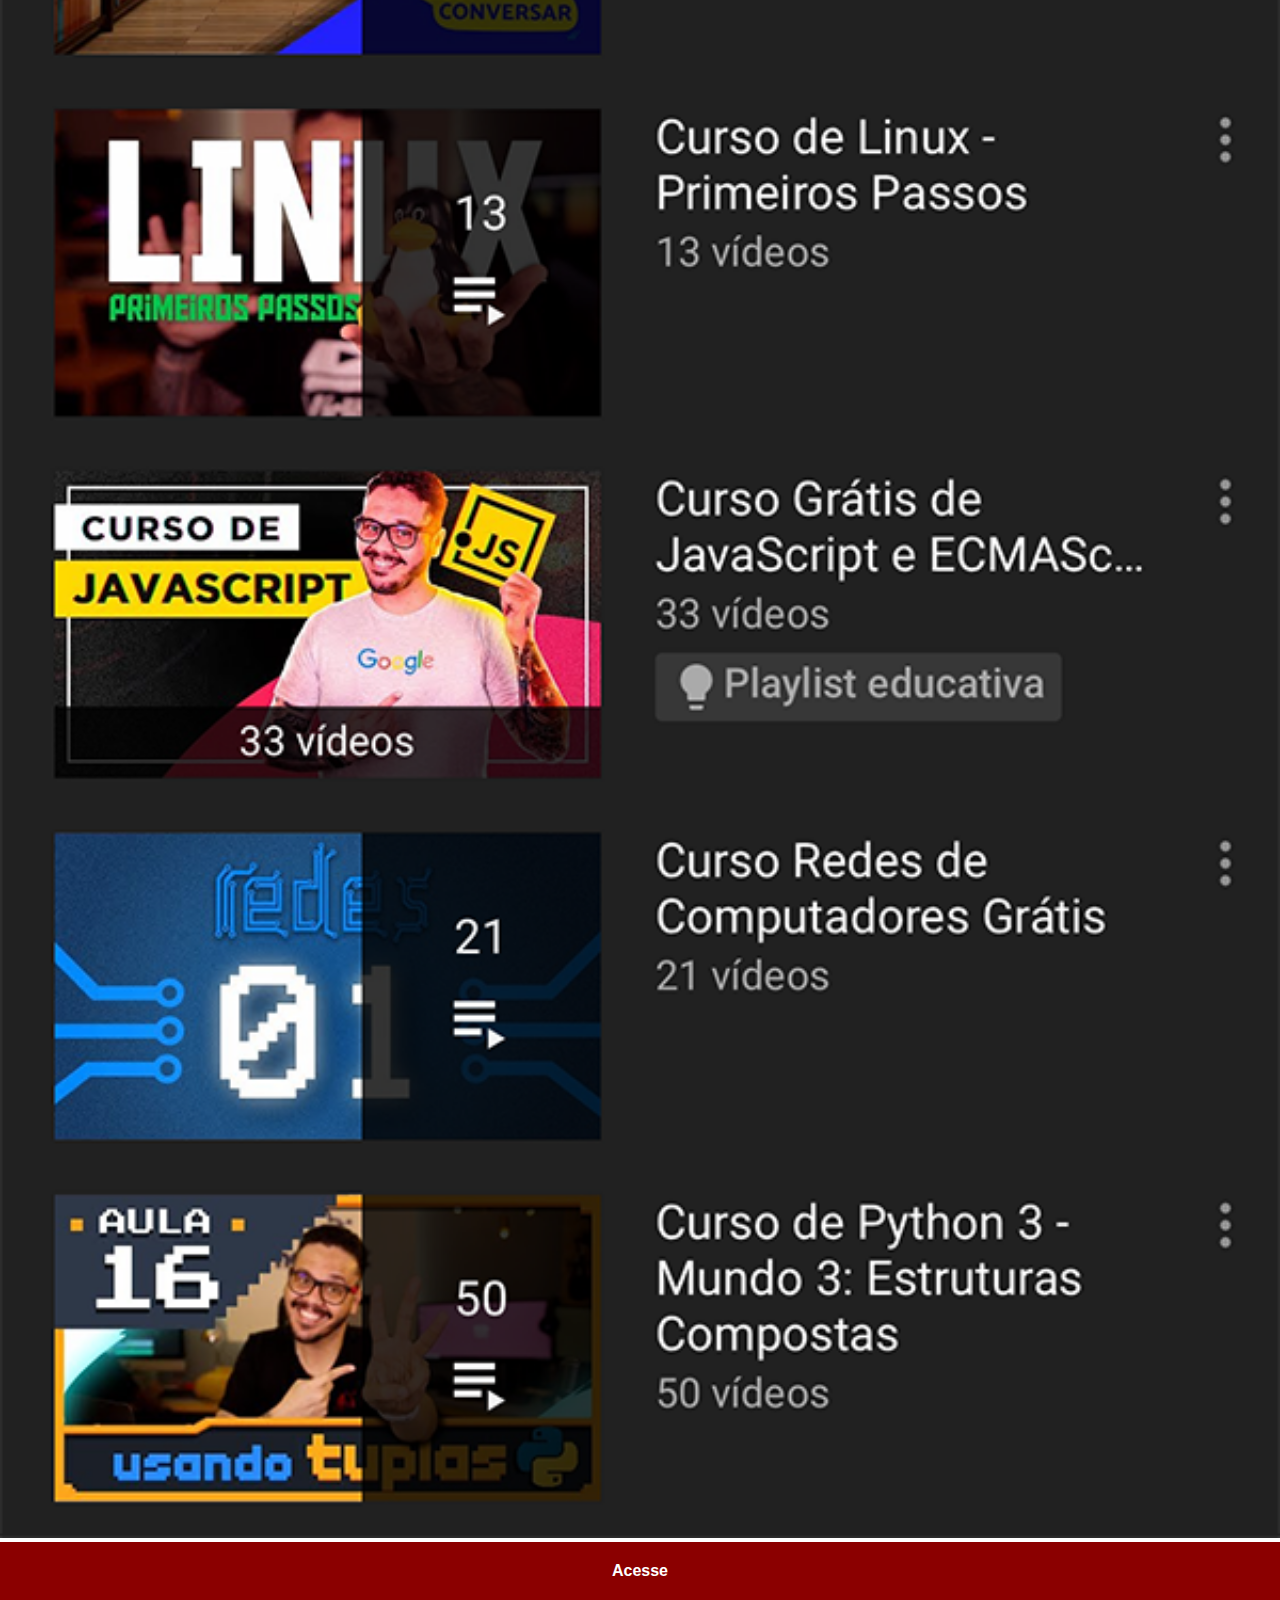
<file: youtube.html>
<!DOCTYPE html>
<html lang="pt-br">
<head>
    <meta charset="UTF-8">
    <meta http-equiv="X-UA-Compatible" content="IE=edge">
    <meta name="viewport" content="width=device-width, initial-scale=1.0">
    <title>Youtube</title>
    <link rel="stylesheet" href="estilos/social.css">
</head>
<body>
    <img src="imagens/tela-youtube.png" alt="youtube">
    <a href="https://www.youtube.com/@CursoemVideo" target="_blank">Acesse</a>
</body>
</html>
</file>
<file: estilos/style.css>
@charset "UTF-8";

*{
    margin: 0px;
    padding: 0px;
    font-family: Arial, Helvetica, sans-serif;
}

html, body{
    height: 100vh;
    width: 100vw;
    background-color: black;
}

body{
    background: url(../imagens/fundo-madeira.jpg) no-repeat top center;
    background-size: cover; /*para cobrir o fundo da tela perfeitamente usar essa tag */
    background-attachment: fixed;
}
main{
    position: relative;
    height: 100vh;
}

section#telefone{
    position: absolute;
    top: 50%; left: 50%;
    transform: translate(-50%, -50%); /*Usar essas tags para centralizar algo no meio da tela em css (transform, top, left e position */
    height: 627px;
    width: 311px;
    background: url('../imagens/frame-iphone.png') no-repeat;
}

iframe#tela{
    position: relative;
    top: 80px; left: 22px;
    width: 267px;
    height: 471px;
}

section#redes-sociais{
    text-align: right;
}

section#redes-sociais > a > img{
    width: 50px;
    height: 50px;
    margin: 10px;
    border-radius: 50%; /*PARA DEIXAR OS BOTOES REDONDOS BASTA COLOCAR UM BORDER RADIUS DE 50% */
    box-shadow: 2px 2px 5px rgba(0, 0, 0, 0.445);
    box-sizing: border-box;
}

section#redes-sociais img:hover{
    border: 2px solid rgba(255, 255, 255, 0.623);
    transform: translate(-1px, -1px);
    box-shadow: 5px 5px 10px rgba(0, 0, 0, 0.623);
    transition: transform 0.5s, border 0.4s;
}
</file>
<file: estilos/social.css>
@charset "UTF-8";

*{
    margin: 0%;
    padding: 0%;
    font-family: Arial, Helvetica, sans-serif;
}
::-webkit-scrollbar{
    width: 0px;
    height: 0px;
}

img{
    width: 100vw;
}
a{
    display: block;
    background-color: darkred;
    color: white;
    padding: 20px;
    text-align: center;
    font-weight: bolder;
    text-decoration: none;
}

a:hover{
    background-color: red;
}
</file>
